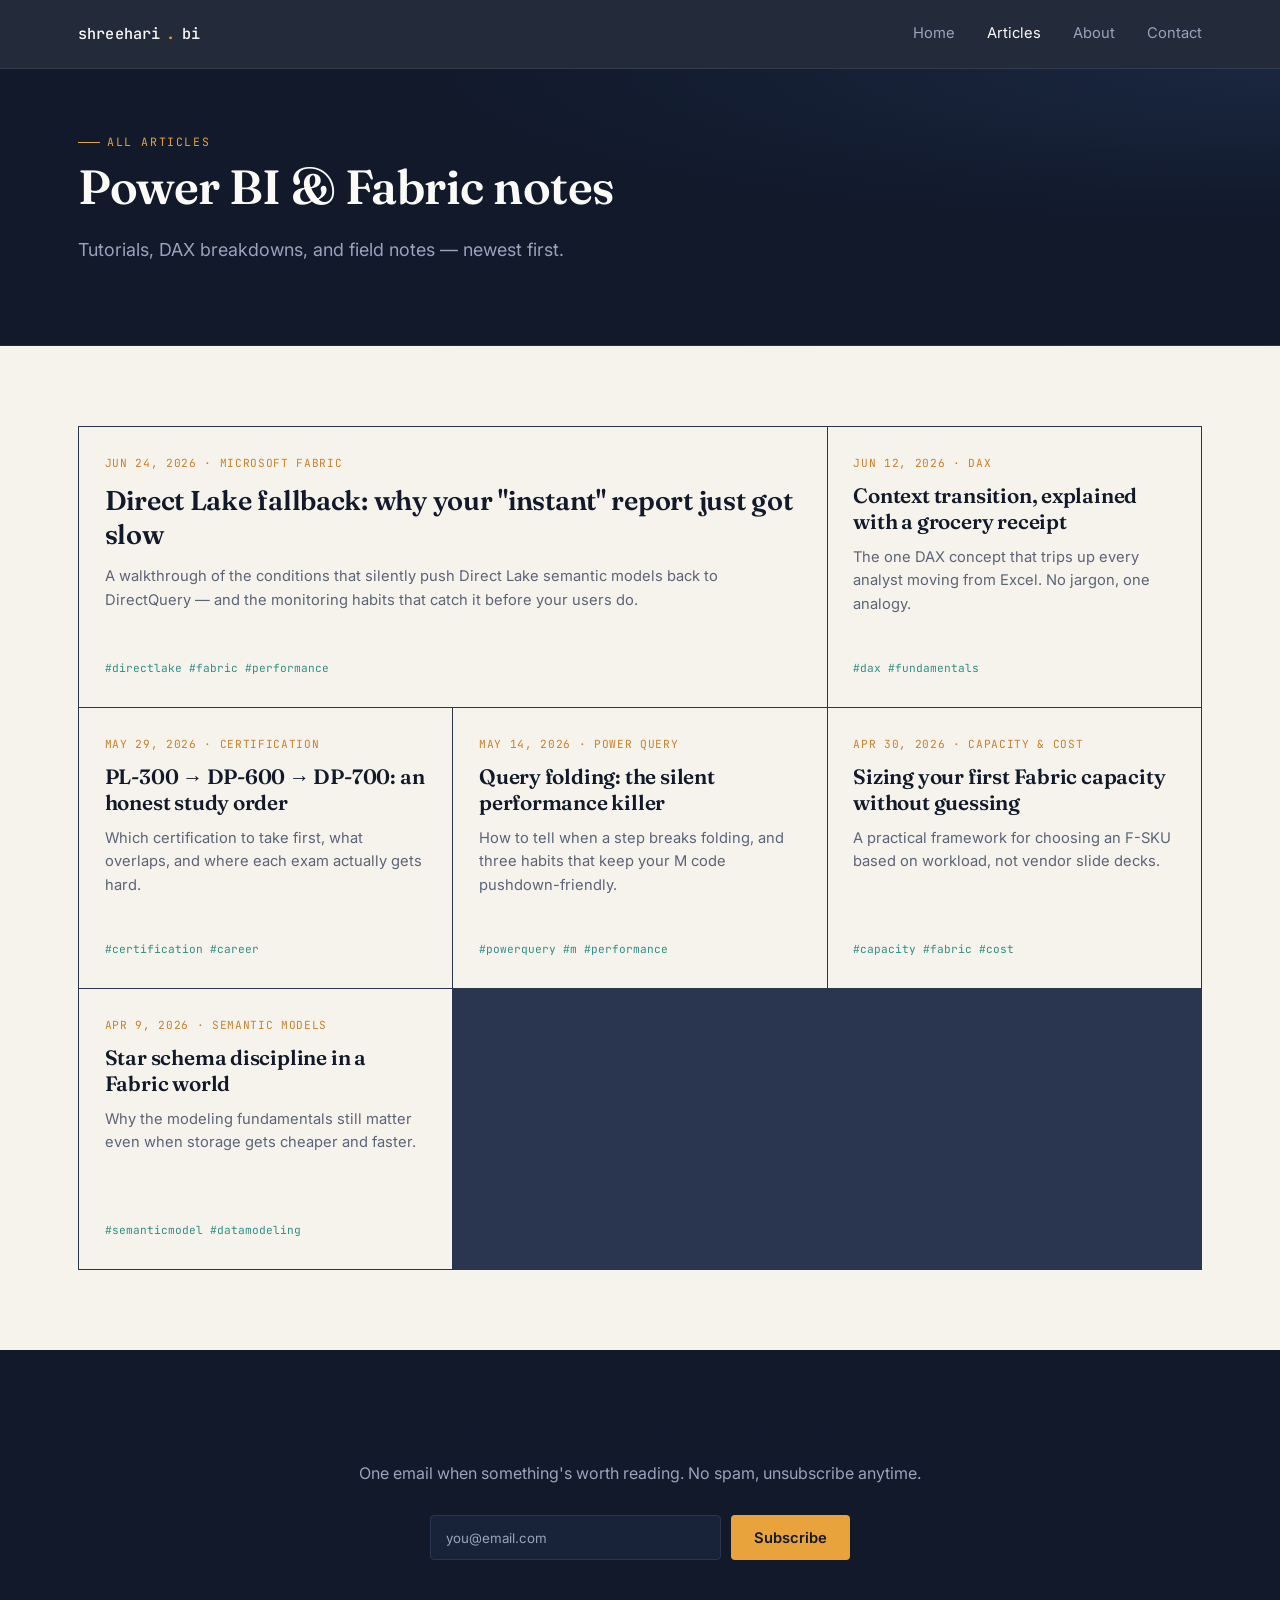
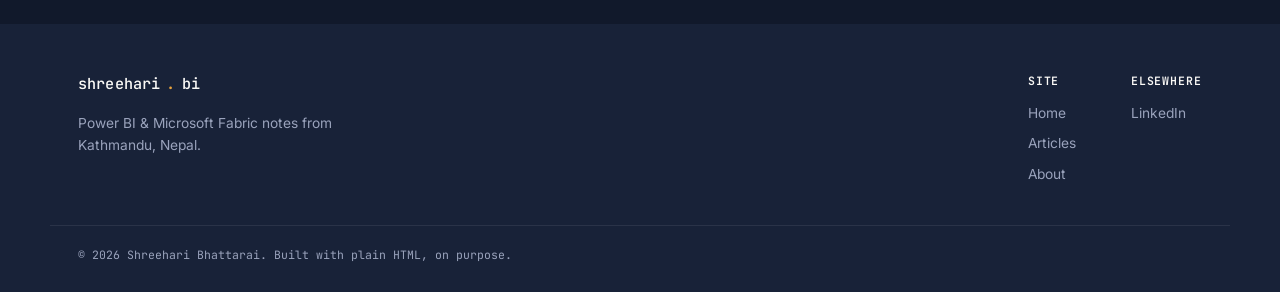
<file: blog.html>
<!DOCTYPE html>
<html lang="en">
<head>
<meta charset="UTF-8">
<meta name="viewport" content="width=device-width, initial-scale=1.0">
<title>Articles — Power BI & Microsoft Fabric Notes | Shreehari Bhattarai</title>
<meta name="description" content="All articles on Power BI, Microsoft Fabric, DAX, Direct Lake and data analytics certification by Shreehari Bhattarai.">
<link rel="canonical" href="https://www.shreeharibhattarai.com.np/blog.html">
<link href="https://fonts.googleapis.com/css2?family=Fraunces:opsz,wght@9..144,500;9..144,600;9..144,700&family=Inter:wght@400;500;600;700&family=JetBrains+Mono:wght@400;500;600&display=swap" rel="stylesheet">
<link rel="stylesheet" href="css/styles.css">
</head>
<body>

<header class="site-header">
  <div class="container">
    <a href="index.html" class="logo">shreehari<span>.</span>bi</a>
    <button class="nav-toggle" aria-label="Toggle menu" aria-expanded="false">&#9776;</button>
    <nav class="nav">
      <a href="index.html">Home</a>
      <a href="blog.html" class="active">Articles</a>
      <a href="about.html">About</a>
      <a href="about.html#contact">Contact</a>
    </nav>
  </div>
</header>

<section class="hero on-dark" style="padding:64px 0 48px;">
  <div class="container" style="display:block;">
    <p class="eyebrow">All articles</p>
    <h1 style="font-size:clamp(2rem,4vw,3rem);">Power BI &amp; Fabric notes</h1>
    <p class="lede">Tutorials, DAX breakdowns, and field notes — newest first.</p>
  </div>
</section>

<section>
  <div class="container">
    <div class="post-grid">
      <a href="blog/direct-lake-fallback-guide.html" class="post-card featured">
        <div class="p-date">Jun 24, 2026 · Microsoft Fabric</div>
        <h3>Direct Lake fallback: why your "instant" report just got slow</h3>
        <p class="p-excerpt">A walkthrough of the conditions that silently push Direct Lake semantic models back to DirectQuery — and the monitoring habits that catch it before your users do.</p>
        <span class="p-tag">#directlake #fabric #performance</span>
      </a>
      <a href="blog/dax-context-transition.html" class="post-card">
        <div class="p-date">Jun 12, 2026 · DAX</div>
        <h3>Context transition, explained with a grocery receipt</h3>
        <p class="p-excerpt">The one DAX concept that trips up every analyst moving from Excel. No jargon, one analogy.</p>
        <span class="p-tag">#dax #fundamentals</span>
      </a>
      <a href="blog/pl300-dp600-study-path.html" class="post-card">
        <div class="p-date">May 29, 2026 · Certification</div>
        <h3>PL-300 → DP-600 → DP-700: an honest study order</h3>
        <p class="p-excerpt">Which certification to take first, what overlaps, and where each exam actually gets hard.</p>
        <span class="p-tag">#certification #career</span>
      </a>
      <a href="blog/power-query-folding.html" class="post-card">
        <div class="p-date">May 14, 2026 · Power Query</div>
        <h3>Query folding: the silent performance killer</h3>
        <p class="p-excerpt">How to tell when a step breaks folding, and three habits that keep your M code pushdown-friendly.</p>
        <span class="p-tag">#powerquery #m #performance</span>
      </a>
      <a href="blog/capacity-sizing-fabric.html" class="post-card">
        <div class="p-date">Apr 30, 2026 · Capacity &amp; Cost</div>
        <h3>Sizing your first Fabric capacity without guessing</h3>
        <p class="p-excerpt">A practical framework for choosing an F-SKU based on workload, not vendor slide decks.</p>
        <span class="p-tag">#capacity #fabric #cost</span>
      </a>
      <a href="blog/semantic-model-design.html" class="post-card">
        <div class="p-date">Apr 9, 2026 · Semantic Models</div>
        <h3>Star schema discipline in a Fabric world</h3>
        <p class="p-excerpt">Why the modeling fundamentals still matter even when storage gets cheaper and faster.</p>
        <span class="p-tag">#semanticmodel #datamodeling</span>
      </a>
    </div>
  </div>
</section>

<section class="cta-band">
  <div class="container">
    <h2>Get new articles by email</h2>
    <p>One email when something's worth reading. No spam, unsubscribe anytime.</p>
    <form class="subscribe-form">
      <input type="email" required placeholder="you@email.com" aria-label="Email address">
      <button type="submit" class="btn btn-primary">Subscribe</button>
    </form>
  </div>
</section>

<footer>
  <div class="container">
    <div>
      <a href="index.html" class="logo" style="margin-bottom:1em;display:inline-flex;">shreehari<span>.</span>bi</a>
      <p style="max-width:32ch;">Power BI &amp; Microsoft Fabric notes from Kathmandu, Nepal.</p>
    </div>
    <div class="footer-cols">
      <div class="footer-col">
        <h4>Site</h4>
        <ul>
          <li><a href="index.html">Home</a></li>
          <li><a href="blog.html">Articles</a></li>
          <li><a href="about.html">About</a></li>
        </ul>
      </div>
      <div class="footer-col">
        <h4>Elsewhere</h4>
        <ul>
          <li><a href="https://www.linkedin.com/in/shreehari-bhattarai-55b09698/" rel="noopener" target="_blank">LinkedIn</a></li>
        </ul>
      </div>
    </div>
  </div>
  <div class="container footer-bottom">&copy; 2026 Shreehari Bhattarai. Built with plain HTML, on purpose.</div>
</footer>

<script src="js/main.js"></script>
</body>
</html>
</file>
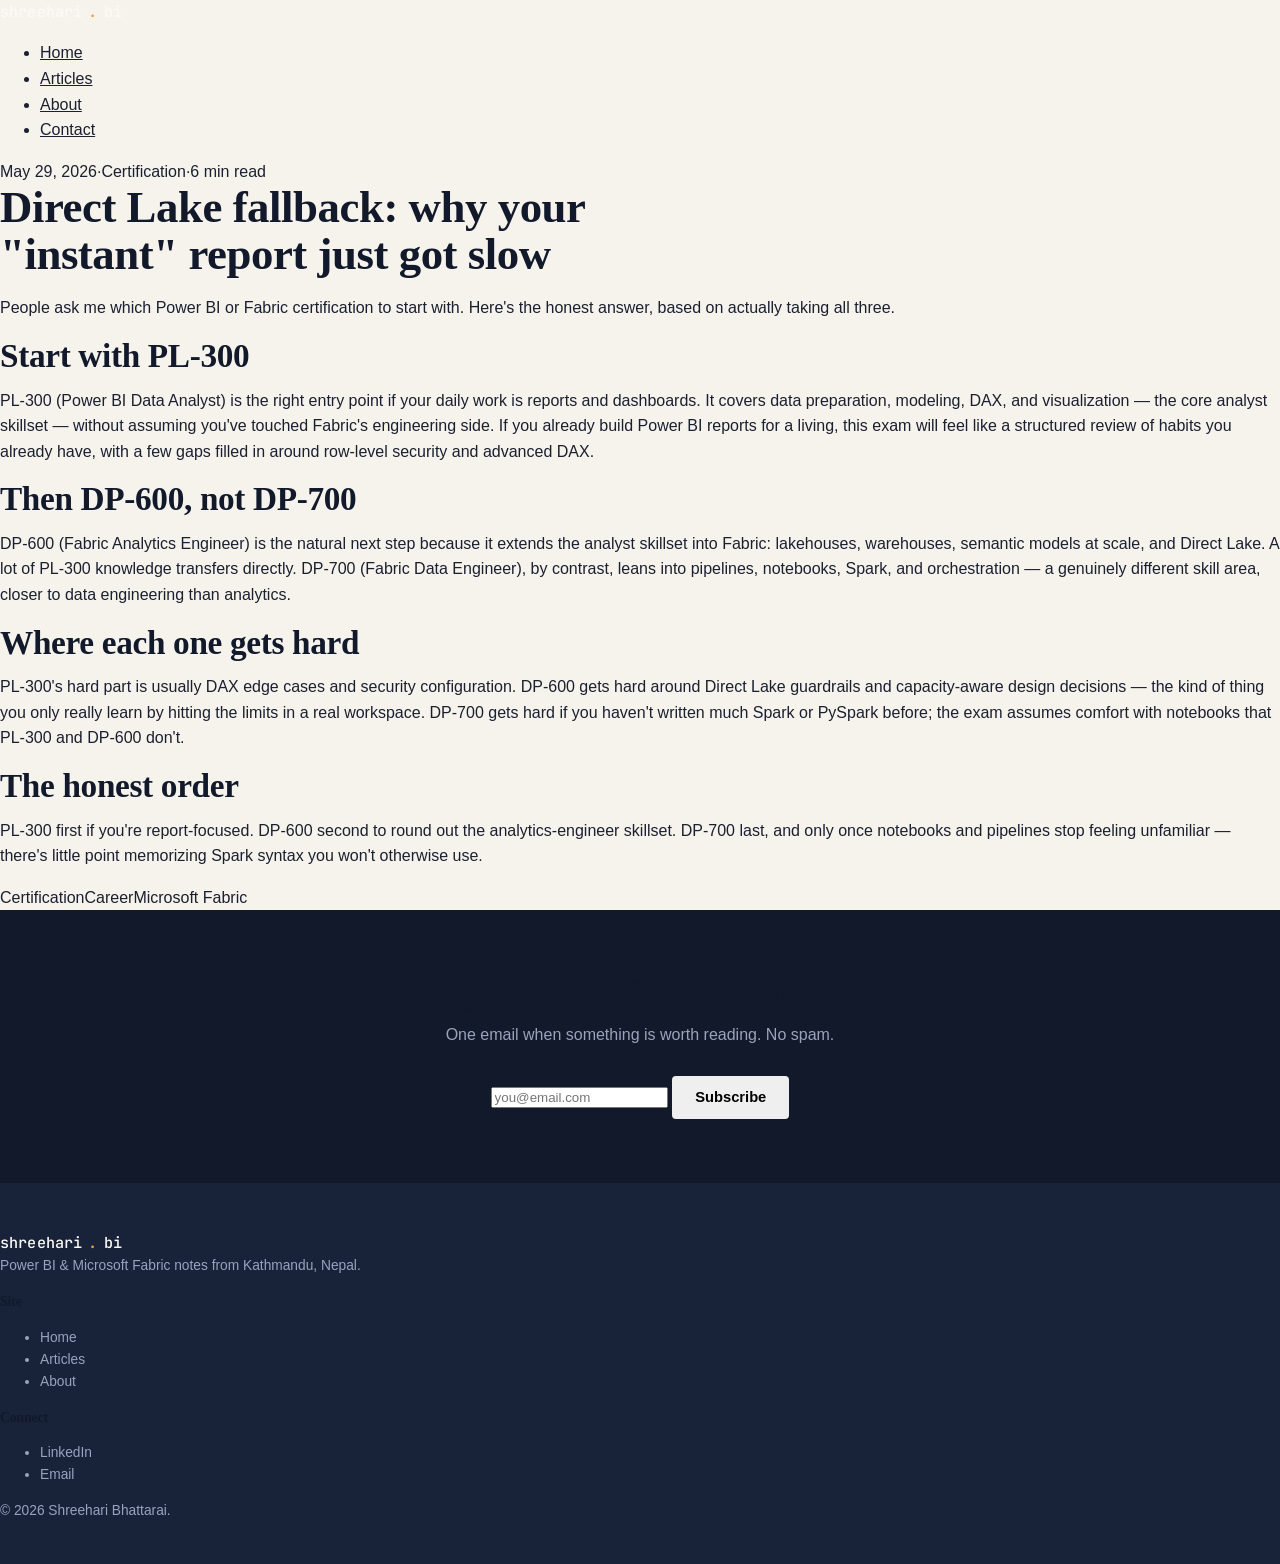
<file: capacity-sizing-fabric.html>
<!DOCTYPE html>
<html lang="en">
<head>
<meta charset="UTF-8"><meta name="viewport" content="width=device-width, initial-scale=1.0">
<title>PL-300, DP-600, DP-700: An Honest Study Order | Shreehari Bhattarai</title>
<meta name="description" content="Which Microsoft Power BI and Fabric certification to study first, how the exams overlap, and where each one actually gets hard.">
<link rel="canonical" href="https://www.shreeharibhattarai.com.np/blog/pl300-dp600-study-path.html">
<meta property="og:type" content="article">
<meta property="og:title" content="PL-300 → DP-600 → DP-700: an honest study order">
<meta property="og:url" content="https://www.shreeharibhattarai.com.np/blog/pl300-dp600-study-path.html">
<link rel="preconnect" href="https://fonts.googleapis.com"><link rel="preconnect" href="https://fonts.gstatic.com" crossorigin>
<link href="https://fonts.googleapis.com/css2?family=Syne:wght@700;800&family=DM+Sans:opsz,wght@9..40,400;9..40,500;9..40,600&family=JetBrains+Mono:wght@400;500&display=swap" rel="stylesheet">
<link rel="stylesheet" href="../../css/styles.css">
<script type="application/ld+json">{"@context":"https://schema.org","@type":"BlogPosting","headline":"Direct Lake fallback: why your 'instant' report just got slow","datePublished":"2026-05-29","author":{"@type":"Person","name":"Shreehari Bhattarai"},"mainEntityOfPage":"https://www.shreeharibhattarai.com.np/blog/pl300-dp600-study-path.html"}</script>
</head>
<body>
<header class="hdr"><div class="wrap hdr-inner">
  <a href="../index.html" class="logo">shreehari<span class="dot">.</span>bi</a>
  <button class="nav-toggle" aria-label="Toggle menu" aria-expanded="false">&#9776;</button>
  <nav><ul class="nav-list">
    <li><a href="../index.html">Home</a></li><li><a href="../blog.html" class="on">Articles</a></li>
    <li><a href="../about.html">About</a></li><li><a href="../about.html#contact">Contact</a></li>
  </ul></nav>
</div></header>

<div class="post-hdr-sec"><div class="wrap" style="max-width:72ch;">
  <div class="pmeta"><span>May 29, 2026</span><span>·</span><span>Certification</span><span>·</span><span>6 min read</span></div>
  <h1 style="font-size:clamp(1.9rem,4vw,2.8rem);">Direct Lake fallback: why your "instant" report just got slow</h1>
</div></div>

<article class="pbody">
  <p>People ask me which Power BI or Fabric certification to start with. Here's the honest answer, based on actually taking all three.</p>
  <h2>Start with PL-300</h2>
  <p>PL-300 (Power BI Data Analyst) is the right entry point if your daily work is reports and dashboards. It covers data preparation, modeling, DAX, and visualization — the core analyst skillset — without assuming you've touched Fabric's engineering side. If you already build Power BI reports for a living, this exam will feel like a structured review of habits you already have, with a few gaps filled in around row-level security and advanced DAX.</p>
  <h2>Then DP-600, not DP-700</h2>
  <p>DP-600 (Fabric Analytics Engineer) is the natural next step because it extends the analyst skillset into Fabric: lakehouses, warehouses, semantic models at scale, and Direct Lake. A lot of PL-300 knowledge transfers directly. DP-700 (Fabric Data Engineer), by contrast, leans into pipelines, notebooks, Spark, and orchestration — a genuinely different skill area, closer to data engineering than analytics.</p>
  <h2>Where each one gets hard</h2>
  <p>PL-300's hard part is usually DAX edge cases and security configuration. DP-600 gets hard around Direct Lake guardrails and capacity-aware design decisions — the kind of thing you only really learn by hitting the limits in a real workspace. DP-700 gets hard if you haven't written much Spark or PySpark before; the exam assumes comfort with notebooks that PL-300 and DP-600 don't.</p>
  <h2>The honest order</h2>
  <p>PL-300 first if you're report-focused. DP-600 second to round out the analytics-engineer skillset. DP-700 last, and only once notebooks and pipelines stop feeling unfamiliar — there's little point memorizing Spark syntax you won't otherwise use.</p>

  <div class="pt-row">
    <span class="pt">Certification</span><span class="pt">Career</span><span class="pt">Microsoft Fabric</span>
  </div>
</article>

<div class="cta-band"><div class="wrap">
  <h2>Enjoyed this? <span class="grad-text">Get the next one.</span></h2>
  <p class="sub">One email when something is worth reading. No spam.</p>
  <form class="sf" onsubmit="handleSub(event)">
    <input type="email" required placeholder="you@email.com" aria-label="Email address">
    <button type="submit" class="btn btn-v" id="sub-btn">Subscribe</button>
  </form>
</div></div>

<footer><div class="wrap">
  <div class="fi">
    <div class="fb"><a href="../index.html" class="logo">shreehari<span class="dot">.</span>bi</a><p>Power BI &amp; Microsoft Fabric notes from Kathmandu, Nepal.</p></div>
    <div class="fc-row">
      <div class="fc"><h4>Site</h4><ul><li><a href="../index.html">Home</a></li><li><a href="../blog.html">Articles</a></li><li><a href="../about.html">About</a></li></ul></div>
      <div class="fc"><h4>Connect</h4><ul><li><a href="https://www.linkedin.com/in/shreehari-bhattarai-55b09698/" target="_blank" rel="noopener">LinkedIn</a></li><li><a href="mailto:bhattaraishreehari4@gmail.com">Email</a></li></ul></div>
    </div>
  </div>
  <div class="wrap fb-row" style="padding:0;"><p>&copy; 2026 Shreehari Bhattarai.</p></div>
</div></footer>
<script>(function(){var tog=document.querySelector('.nav-toggle'),nl=document.querySelector('.nav-list');if(tog&&nl){tog.addEventListener('click',function(){nl.classList.toggle('open');tog.setAttribute('aria-expanded',nl.classList.contains('open'));});}})();
function handleSub(e){e.preventDefault();var b=document.getElementById('sub-btn');b.textContent='Subscribed ✓';b.disabled=true;setTimeout(function(){b.textContent='Subscribe';b.disabled=false;e.target.reset();},3000);}</script>
</body></html>
</file>
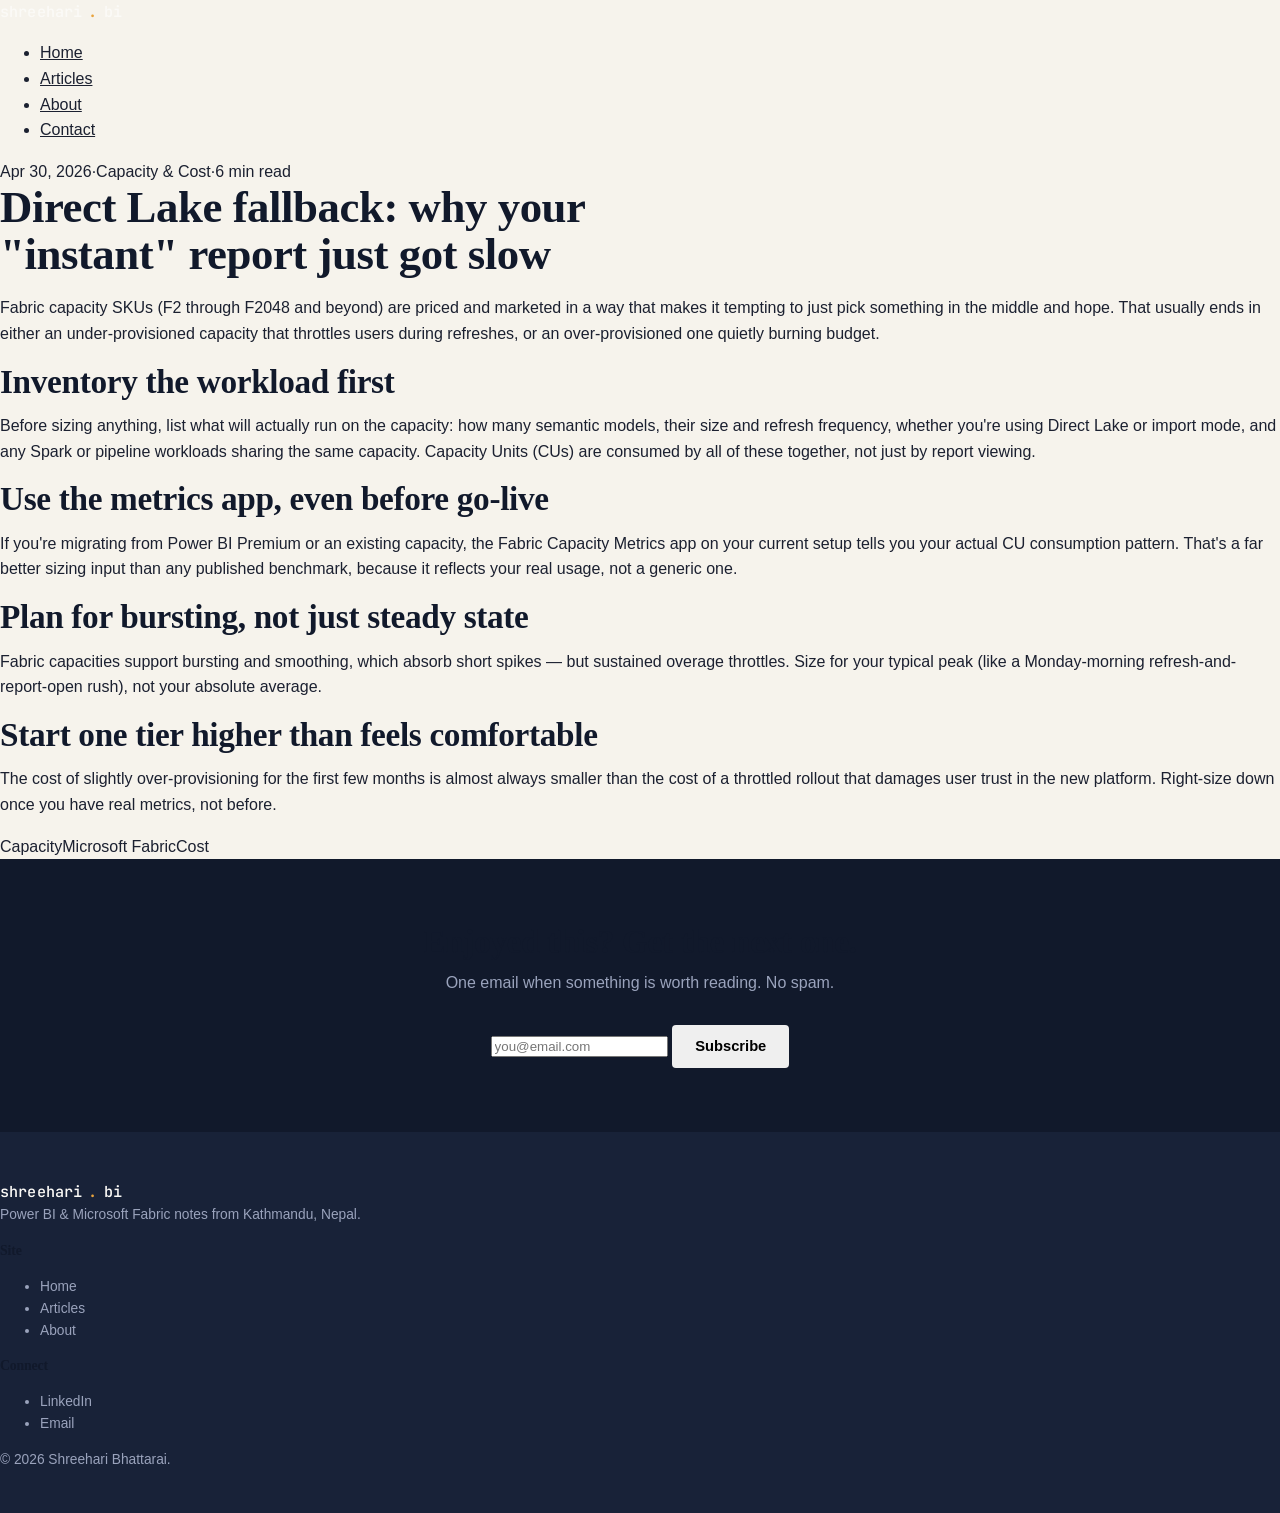
<file: dax-context-transition.html>
<!DOCTYPE html>
<html lang="en">
<head>
<meta charset="UTF-8"><meta name="viewport" content="width=device-width, initial-scale=1.0">
<title>Sizing Your First Fabric Capacity Without Guessing | Shreehari Bhattarai</title>
<meta name="description" content="A practical framework for choosing a Microsoft Fabric F-SKU capacity based on workload rather than marketing material.">
<link rel="canonical" href="https://www.shreeharibhattarai.com.np/blog/capacity-sizing-fabric.html">
<meta property="og:type" content="article">
<meta property="og:title" content="Sizing your first Fabric capacity without guessing">
<meta property="og:url" content="https://www.shreeharibhattarai.com.np/blog/capacity-sizing-fabric.html">
<link rel="preconnect" href="https://fonts.googleapis.com"><link rel="preconnect" href="https://fonts.gstatic.com" crossorigin>
<link href="https://fonts.googleapis.com/css2?family=Syne:wght@700;800&family=DM+Sans:opsz,wght@9..40,400;9..40,500;9..40,600&family=JetBrains+Mono:wght@400;500&display=swap" rel="stylesheet">
<link rel="stylesheet" href="../../css/styles.css">
<script type="application/ld+json">{"@context":"https://schema.org","@type":"BlogPosting","headline":"Direct Lake fallback: why your 'instant' report just got slow","datePublished":"2026-04-30","author":{"@type":"Person","name":"Shreehari Bhattarai"},"mainEntityOfPage":"https://www.shreeharibhattarai.com.np/blog/capacity-sizing-fabric.html"}</script>
</head>
<body>
<header class="hdr"><div class="wrap hdr-inner">
  <a href="../index.html" class="logo">shreehari<span class="dot">.</span>bi</a>
  <button class="nav-toggle" aria-label="Toggle menu" aria-expanded="false">&#9776;</button>
  <nav><ul class="nav-list">
    <li><a href="../index.html">Home</a></li><li><a href="../blog.html" class="on">Articles</a></li>
    <li><a href="../about.html">About</a></li><li><a href="../about.html#contact">Contact</a></li>
  </ul></nav>
</div></header>

<div class="post-hdr-sec"><div class="wrap" style="max-width:72ch;">
  <div class="pmeta"><span>Apr 30, 2026</span><span>·</span><span>Capacity & Cost</span><span>·</span><span>6 min read</span></div>
  <h1 style="font-size:clamp(1.9rem,4vw,2.8rem);">Direct Lake fallback: why your "instant" report just got slow</h1>
</div></div>

<article class="pbody">
  <p>Fabric capacity SKUs (F2 through F2048 and beyond) are priced and marketed in a way that makes it tempting to just pick something in the middle and hope. That usually ends in either an under-provisioned capacity that throttles users during refreshes, or an over-provisioned one quietly burning budget.</p>
  <h2>Inventory the workload first</h2>
  <p>Before sizing anything, list what will actually run on the capacity: how many semantic models, their size and refresh frequency, whether you're using Direct Lake or import mode, and any Spark or pipeline workloads sharing the same capacity. Capacity Units (CUs) are consumed by all of these together, not just by report viewing.</p>
  <h2>Use the metrics app, even before go-live</h2>
  <p>If you're migrating from Power BI Premium or an existing capacity, the Fabric Capacity Metrics app on your current setup tells you your actual CU consumption pattern. That's a far better sizing input than any published benchmark, because it reflects your real usage, not a generic one.</p>
  <h2>Plan for bursting, not just steady state</h2>
  <p>Fabric capacities support bursting and smoothing, which absorb short spikes — but sustained overage throttles. Size for your typical peak (like a Monday-morning refresh-and-report-open rush), not your absolute average.</p>
  <h2>Start one tier higher than feels comfortable</h2>
  <p>The cost of slightly over-provisioning for the first few months is almost always smaller than the cost of a throttled rollout that damages user trust in the new platform. Right-size down once you have real metrics, not before.</p>

  <div class="pt-row">
    <span class="pt">Capacity</span><span class="pt">Microsoft Fabric</span><span class="pt">Cost</span>
  </div>
</article>

<div class="cta-band"><div class="wrap">
  <h2>Enjoyed this? <span class="grad-text">Get the next one.</span></h2>
  <p class="sub">One email when something is worth reading. No spam.</p>
  <form class="sf" onsubmit="handleSub(event)">
    <input type="email" required placeholder="you@email.com" aria-label="Email address">
    <button type="submit" class="btn btn-v" id="sub-btn">Subscribe</button>
  </form>
</div></div>

<footer><div class="wrap">
  <div class="fi">
    <div class="fb"><a href="../index.html" class="logo">shreehari<span class="dot">.</span>bi</a><p>Power BI &amp; Microsoft Fabric notes from Kathmandu, Nepal.</p></div>
    <div class="fc-row">
      <div class="fc"><h4>Site</h4><ul><li><a href="../index.html">Home</a></li><li><a href="../blog.html">Articles</a></li><li><a href="../about.html">About</a></li></ul></div>
      <div class="fc"><h4>Connect</h4><ul><li><a href="https://www.linkedin.com/in/shreehari-bhattarai-55b09698/" target="_blank" rel="noopener">LinkedIn</a></li><li><a href="mailto:bhattaraishreehari4@gmail.com">Email</a></li></ul></div>
    </div>
  </div>
  <div class="wrap fb-row" style="padding:0;"><p>&copy; 2026 Shreehari Bhattarai.</p></div>
</div></footer>
<script>(function(){var tog=document.querySelector('.nav-toggle'),nl=document.querySelector('.nav-list');if(tog&&nl){tog.addEventListener('click',function(){nl.classList.toggle('open');tog.setAttribute('aria-expanded',nl.classList.contains('open'));});}})();
function handleSub(e){e.preventDefault();var b=document.getElementById('sub-btn');b.textContent='Subscribed ✓';b.disabled=true;setTimeout(function(){b.textContent='Subscribe';b.disabled=false;e.target.reset();},3000);}</script>
</body></html>
</file>
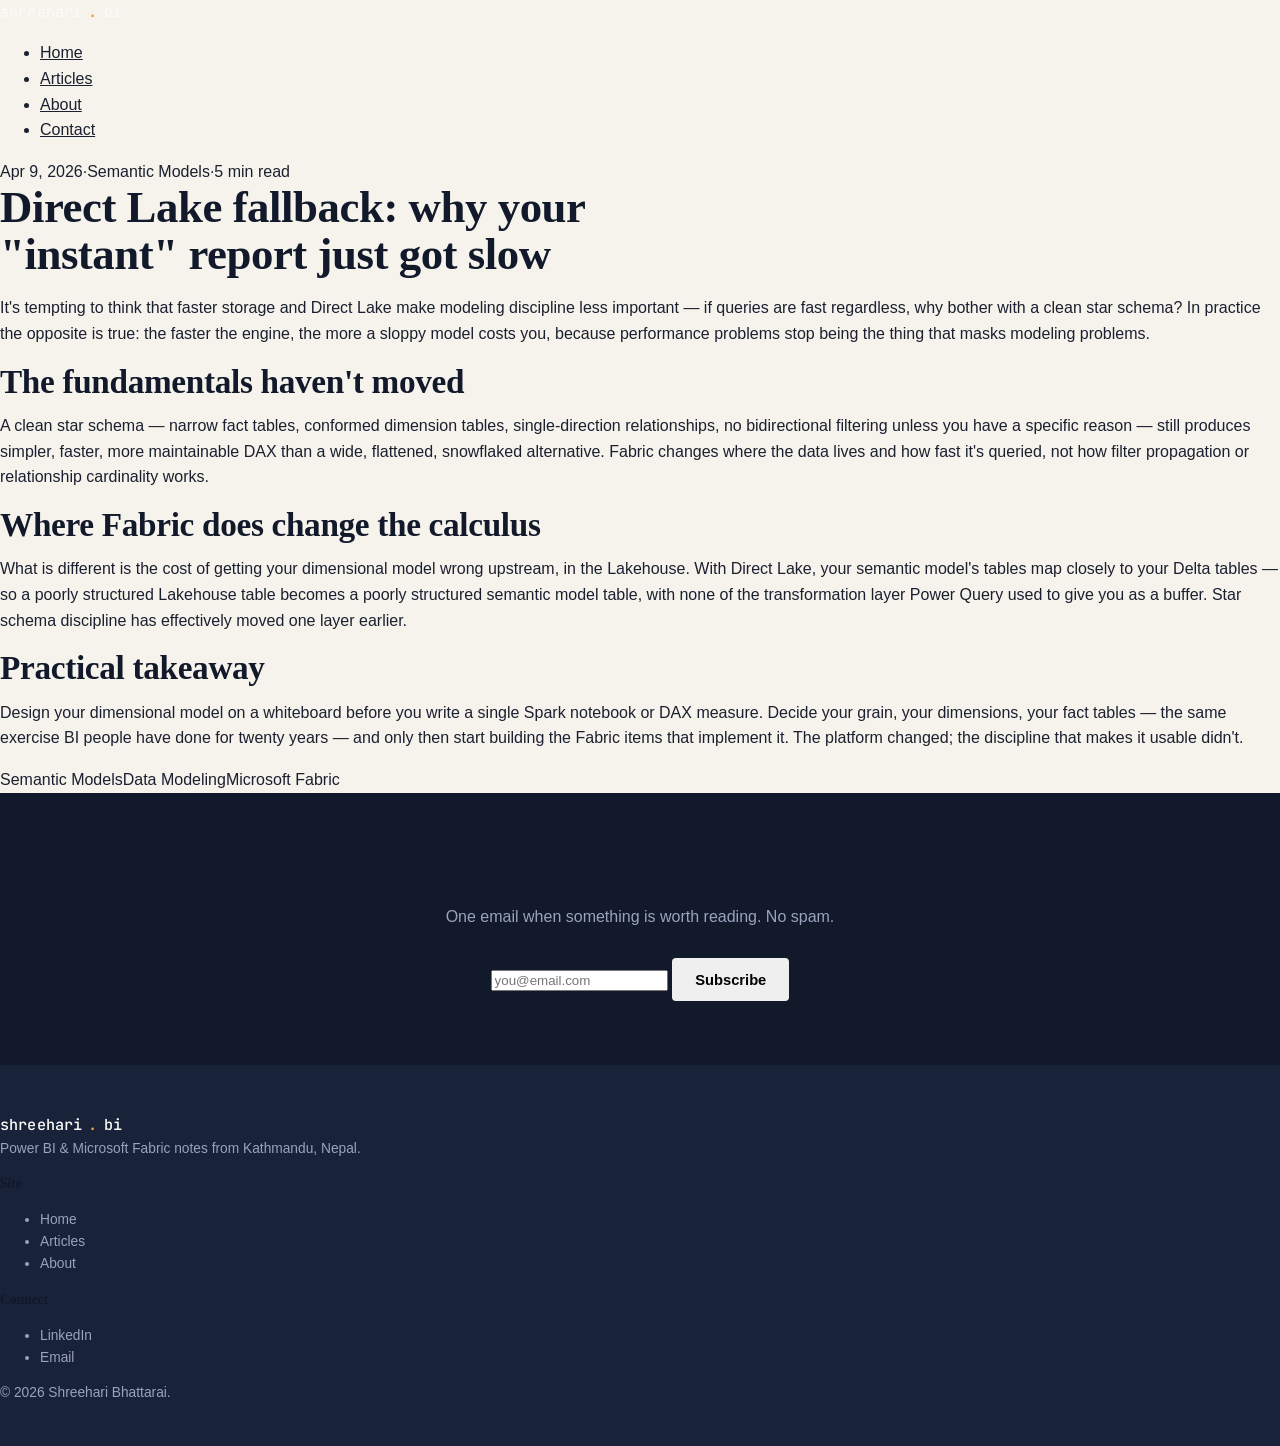
<file: pl300-dp600-study-path.html>
<!DOCTYPE html>
<html lang="en">
<head>
<meta charset="UTF-8"><meta name="viewport" content="width=device-width, initial-scale=1.0">
<title>Star Schema Discipline in a Fabric World | Shreehari Bhattarai</title>
<meta name="description" content="Why star schema modeling fundamentals still matter for Power BI and Microsoft Fabric semantic models, even as storage gets cheaper and faster.">
<link rel="canonical" href="https://www.shreeharibhattarai.com.np/blog/semantic-model-design.html">
<meta property="og:type" content="article">
<meta property="og:title" content="Star schema discipline in a Fabric world">
<meta property="og:url" content="https://www.shreeharibhattarai.com.np/blog/semantic-model-design.html">
<link rel="preconnect" href="https://fonts.googleapis.com"><link rel="preconnect" href="https://fonts.gstatic.com" crossorigin>
<link href="https://fonts.googleapis.com/css2?family=Syne:wght@700;800&family=DM+Sans:opsz,wght@9..40,400;9..40,500;9..40,600&family=JetBrains+Mono:wght@400;500&display=swap" rel="stylesheet">
<link rel="stylesheet" href="../../css/styles.css">
<script type="application/ld+json">{"@context":"https://schema.org","@type":"BlogPosting","headline":"Direct Lake fallback: why your 'instant' report just got slow","datePublished":"2026-04-09","author":{"@type":"Person","name":"Shreehari Bhattarai"},"mainEntityOfPage":"https://www.shreeharibhattarai.com.np/blog/semantic-model-design.html"}</script>
</head>
<body>
<header class="hdr"><div class="wrap hdr-inner">
  <a href="../index.html" class="logo">shreehari<span class="dot">.</span>bi</a>
  <button class="nav-toggle" aria-label="Toggle menu" aria-expanded="false">&#9776;</button>
  <nav><ul class="nav-list">
    <li><a href="../index.html">Home</a></li><li><a href="../blog.html" class="on">Articles</a></li>
    <li><a href="../about.html">About</a></li><li><a href="../about.html#contact">Contact</a></li>
  </ul></nav>
</div></header>

<div class="post-hdr-sec"><div class="wrap" style="max-width:72ch;">
  <div class="pmeta"><span>Apr 9, 2026</span><span>·</span><span>Semantic Models</span><span>·</span><span>5 min read</span></div>
  <h1 style="font-size:clamp(1.9rem,4vw,2.8rem);">Direct Lake fallback: why your "instant" report just got slow</h1>
</div></div>

<article class="pbody">
  <p>It's tempting to think that faster storage and Direct Lake make modeling discipline less important — if queries are fast regardless, why bother with a clean star schema? In practice the opposite is true: the faster the engine, the more a sloppy model costs you, because performance problems stop being the thing that masks modeling problems.</p>
  <h2>The fundamentals haven't moved</h2>
  <p>A clean star schema — narrow fact tables, conformed dimension tables, single-direction relationships, no bidirectional filtering unless you have a specific reason — still produces simpler, faster, more maintainable DAX than a wide, flattened, snowflaked alternative. Fabric changes where the data lives and how fast it's queried, not how filter propagation or relationship cardinality works.</p>
  <h2>Where Fabric does change the calculus</h2>
  <p>What is different is the cost of getting your dimensional model wrong upstream, in the Lakehouse. With Direct Lake, your semantic model's tables map closely to your Delta tables — so a poorly structured Lakehouse table becomes a poorly structured semantic model table, with none of the transformation layer Power Query used to give you as a buffer. Star schema discipline has effectively moved one layer earlier.</p>
  <h2>Practical takeaway</h2>
  <p>Design your dimensional model on a whiteboard before you write a single Spark notebook or DAX measure. Decide your grain, your dimensions, your fact tables — the same exercise BI people have done for twenty years — and only then start building the Fabric items that implement it. The platform changed; the discipline that makes it usable didn't.</p>

  <div class="pt-row">
    <span class="pt">Semantic Models</span><span class="pt">Data Modeling</span><span class="pt">Microsoft Fabric</span>
  </div>
</article>

<div class="cta-band"><div class="wrap">
  <h2>Enjoyed this? <span class="grad-text">Get the next one.</span></h2>
  <p class="sub">One email when something is worth reading. No spam.</p>
  <form class="sf" onsubmit="handleSub(event)">
    <input type="email" required placeholder="you@email.com" aria-label="Email address">
    <button type="submit" class="btn btn-v" id="sub-btn">Subscribe</button>
  </form>
</div></div>

<footer><div class="wrap">
  <div class="fi">
    <div class="fb"><a href="../index.html" class="logo">shreehari<span class="dot">.</span>bi</a><p>Power BI &amp; Microsoft Fabric notes from Kathmandu, Nepal.</p></div>
    <div class="fc-row">
      <div class="fc"><h4>Site</h4><ul><li><a href="../index.html">Home</a></li><li><a href="../blog.html">Articles</a></li><li><a href="../about.html">About</a></li></ul></div>
      <div class="fc"><h4>Connect</h4><ul><li><a href="https://www.linkedin.com/in/shreehari-bhattarai-55b09698/" target="_blank" rel="noopener">LinkedIn</a></li><li><a href="mailto:bhattaraishreehari4@gmail.com">Email</a></li></ul></div>
    </div>
  </div>
  <div class="wrap fb-row" style="padding:0;"><p>&copy; 2026 Shreehari Bhattarai.</p></div>
</div></footer>
<script>(function(){var tog=document.querySelector('.nav-toggle'),nl=document.querySelector('.nav-list');if(tog&&nl){tog.addEventListener('click',function(){nl.classList.toggle('open');tog.setAttribute('aria-expanded',nl.classList.contains('open'));});}})();
function handleSub(e){e.preventDefault();var b=document.getElementById('sub-btn');b.textContent='Subscribed ✓';b.disabled=true;setTimeout(function(){b.textContent='Subscribe';b.disabled=false;e.target.reset();},3000);}</script>
</body></html>
</file>
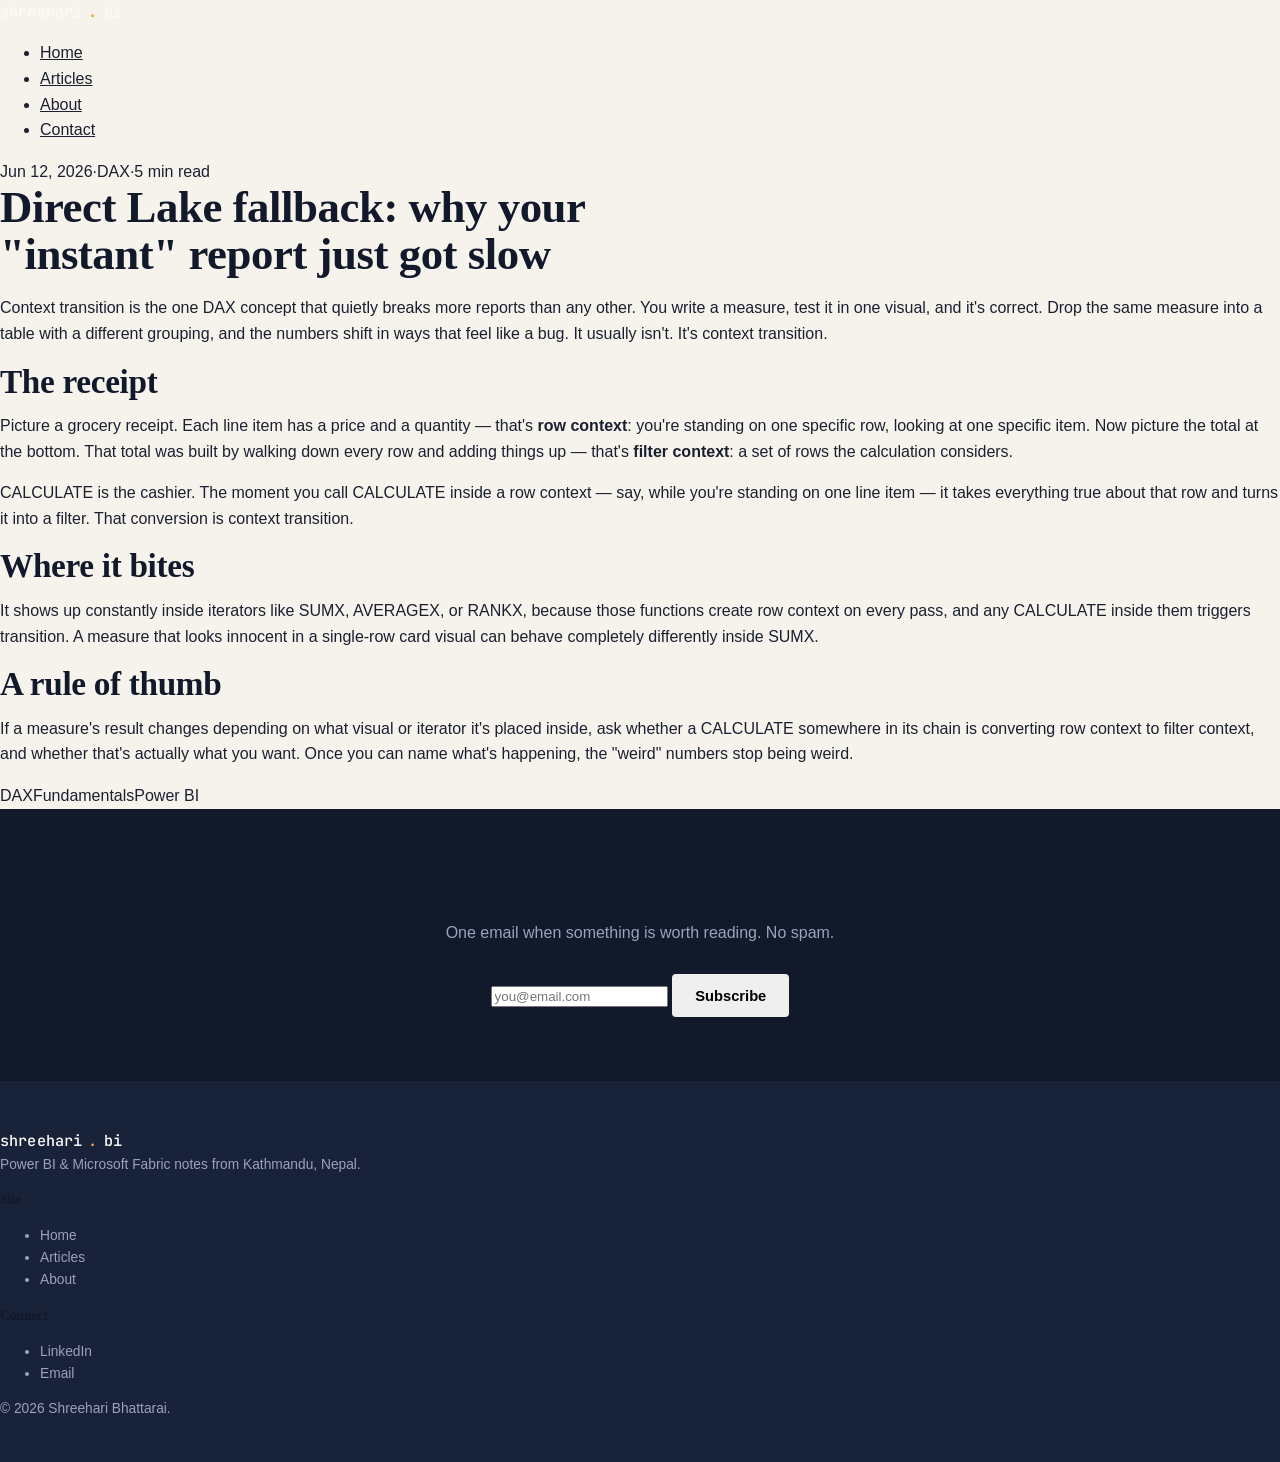
<file: power-query-folding.html>
<!DOCTYPE html>
<html lang="en">
<head>
<meta charset="UTF-8"><meta name="viewport" content="width=device-width, initial-scale=1.0">
<title>Context Transition in DAX, Explained With a Grocery Receipt | Shreehari Bhattarai</title>
<meta name="description" content="A plain-language explanation of DAX context transition using a grocery receipt analogy.">
<link rel="canonical" href="https://www.shreeharibhattarai.com.np/blog/dax-context-transition.html">
<meta property="og:type" content="article">
<meta property="og:title" content="Context transition, explained with a grocery receipt">
<meta property="og:url" content="https://www.shreeharibhattarai.com.np/blog/dax-context-transition.html">
<link rel="preconnect" href="https://fonts.googleapis.com"><link rel="preconnect" href="https://fonts.gstatic.com" crossorigin>
<link href="https://fonts.googleapis.com/css2?family=Syne:wght@700;800&family=DM+Sans:opsz,wght@9..40,400;9..40,500;9..40,600&family=JetBrains+Mono:wght@400;500&display=swap" rel="stylesheet">
<link rel="stylesheet" href="../../css/styles.css">
<script type="application/ld+json">{"@context":"https://schema.org","@type":"BlogPosting","headline":"Direct Lake fallback: why your 'instant' report just got slow","datePublished":"2026-06-12","author":{"@type":"Person","name":"Shreehari Bhattarai"},"mainEntityOfPage":"https://www.shreeharibhattarai.com.np/blog/dax-context-transition.html"}</script>
</head>
<body>
<header class="hdr"><div class="wrap hdr-inner">
  <a href="../index.html" class="logo">shreehari<span class="dot">.</span>bi</a>
  <button class="nav-toggle" aria-label="Toggle menu" aria-expanded="false">&#9776;</button>
  <nav><ul class="nav-list">
    <li><a href="../index.html">Home</a></li><li><a href="../blog.html" class="on">Articles</a></li>
    <li><a href="../about.html">About</a></li><li><a href="../about.html#contact">Contact</a></li>
  </ul></nav>
</div></header>

<div class="post-hdr-sec"><div class="wrap" style="max-width:72ch;">
  <div class="pmeta"><span>Jun 12, 2026</span><span>·</span><span>DAX</span><span>·</span><span>5 min read</span></div>
  <h1 style="font-size:clamp(1.9rem,4vw,2.8rem);">Direct Lake fallback: why your "instant" report just got slow</h1>
</div></div>

<article class="pbody">
  <p>Context transition is the one DAX concept that quietly breaks more reports than any other. You write a measure, test it in one visual, and it's correct. Drop the same measure into a table with a different grouping, and the numbers shift in ways that feel like a bug. It usually isn't. It's context transition.</p>
  <h2>The receipt</h2>
  <p>Picture a grocery receipt. Each line item has a price and a quantity — that's <strong>row context</strong>: you're standing on one specific row, looking at one specific item. Now picture the total at the bottom. That total was built by walking down every row and adding things up — that's <strong>filter context</strong>: a set of rows the calculation considers.</p>
  <p>CALCULATE is the cashier. The moment you call CALCULATE inside a row context — say, while you're standing on one line item — it takes everything true about that row and turns it into a filter. That conversion is context transition.</p>
  <h2>Where it bites</h2>
  <p>It shows up constantly inside iterators like SUMX, AVERAGEX, or RANKX, because those functions create row context on every pass, and any CALCULATE inside them triggers transition. A measure that looks innocent in a single-row card visual can behave completely differently inside SUMX.</p>
  <h2>A rule of thumb</h2>
  <p>If a measure's result changes depending on what visual or iterator it's placed inside, ask whether a CALCULATE somewhere in its chain is converting row context to filter context, and whether that's actually what you want. Once you can name what's happening, the "weird" numbers stop being weird.</p>

  <div class="pt-row">
    <span class="pt">DAX</span><span class="pt">Fundamentals</span><span class="pt">Power BI</span>
  </div>
</article>

<div class="cta-band"><div class="wrap">
  <h2>Enjoyed this? <span class="grad-text">Get the next one.</span></h2>
  <p class="sub">One email when something is worth reading. No spam.</p>
  <form class="sf" onsubmit="handleSub(event)">
    <input type="email" required placeholder="you@email.com" aria-label="Email address">
    <button type="submit" class="btn btn-v" id="sub-btn">Subscribe</button>
  </form>
</div></div>

<footer><div class="wrap">
  <div class="fi">
    <div class="fb"><a href="../index.html" class="logo">shreehari<span class="dot">.</span>bi</a><p>Power BI &amp; Microsoft Fabric notes from Kathmandu, Nepal.</p></div>
    <div class="fc-row">
      <div class="fc"><h4>Site</h4><ul><li><a href="../index.html">Home</a></li><li><a href="../blog.html">Articles</a></li><li><a href="../about.html">About</a></li></ul></div>
      <div class="fc"><h4>Connect</h4><ul><li><a href="https://www.linkedin.com/in/shreehari-bhattarai-55b09698/" target="_blank" rel="noopener">LinkedIn</a></li><li><a href="mailto:bhattaraishreehari4@gmail.com">Email</a></li></ul></div>
    </div>
  </div>
  <div class="wrap fb-row" style="padding:0;"><p>&copy; 2026 Shreehari Bhattarai.</p></div>
</div></footer>
<script>(function(){var tog=document.querySelector('.nav-toggle'),nl=document.querySelector('.nav-list');if(tog&&nl){tog.addEventListener('click',function(){nl.classList.toggle('open');tog.setAttribute('aria-expanded',nl.classList.contains('open'));});}})();
function handleSub(e){e.preventDefault();var b=document.getElementById('sub-btn');b.textContent='Subscribed ✓';b.disabled=true;setTimeout(function(){b.textContent='Subscribe';b.disabled=false;e.target.reset();},3000);}</script>
</body></html>
</file>
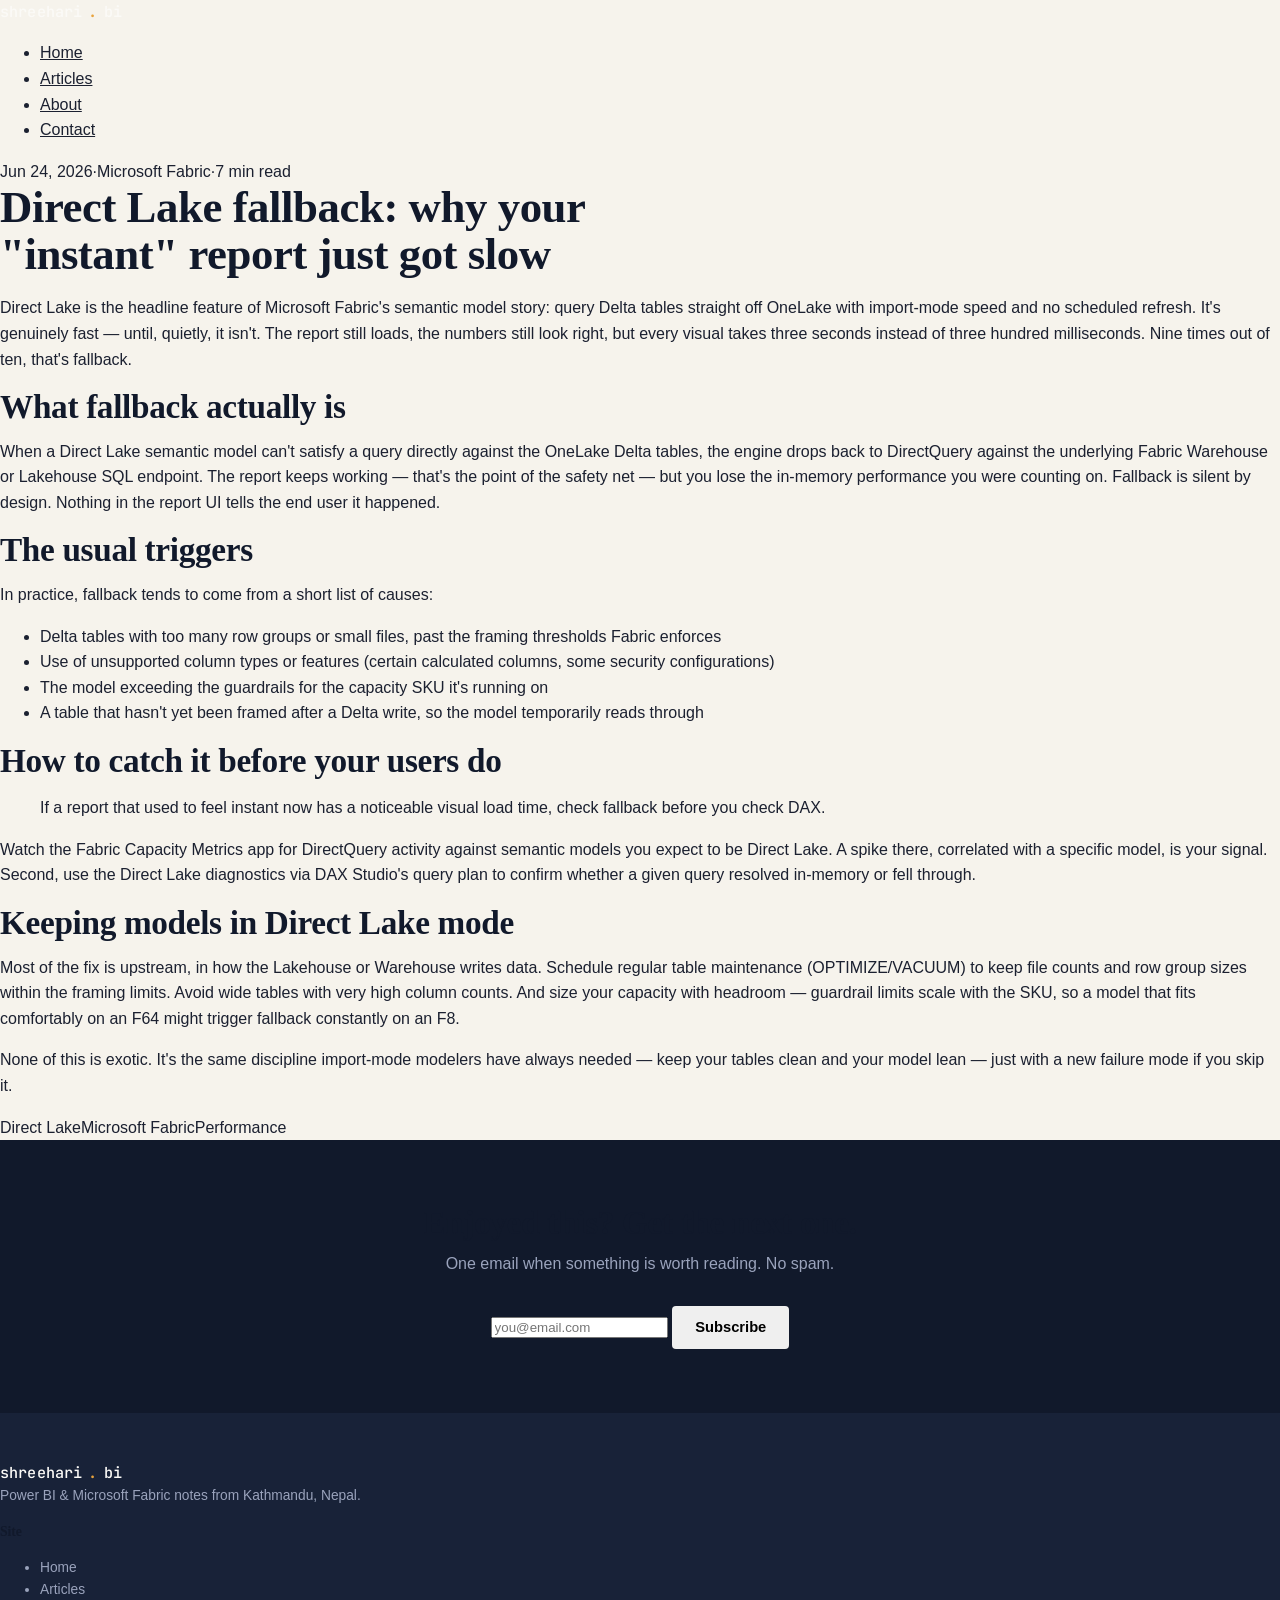
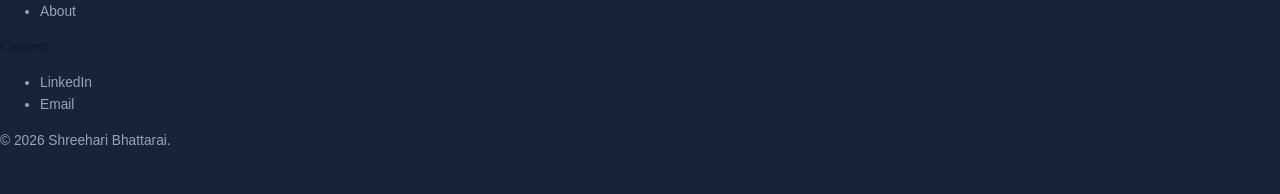
<file: semantic-model-design.html>
<!DOCTYPE html>
<html lang="en">
<head>
<meta charset="UTF-8"><meta name="viewport" content="width=device-width, initial-scale=1.0">
<title>Direct Lake Fallback: Why Your "Instant" Report Slowed Down | Shreehari Bhattarai</title>
<meta name="description" content="What triggers Direct Lake fallback to DirectQuery in Microsoft Fabric, how to detect it, and how to keep your semantic models in Direct Lake mode.">
<link rel="canonical" href="https://www.shreeharibhattarai.com.np/blog/direct-lake-fallback-guide.html">
<meta property="og:type" content="article">
<meta property="og:title" content="Direct Lake Fallback: Why Your 'Instant' Report Just Got Slow">
<meta property="og:url" content="https://www.shreeharibhattarai.com.np/blog/direct-lake-fallback-guide.html">
<link rel="preconnect" href="https://fonts.googleapis.com"><link rel="preconnect" href="https://fonts.gstatic.com" crossorigin>
<link href="https://fonts.googleapis.com/css2?family=Syne:wght@700;800&family=DM+Sans:opsz,wght@9..40,400;9..40,500;9..40,600&family=JetBrains+Mono:wght@400;500&display=swap" rel="stylesheet">
<link rel="stylesheet" href="../css/styles.css">
<script type="application/ld+json">{"@context":"https://schema.org","@type":"BlogPosting","headline":"Direct Lake fallback: why your 'instant' report just got slow","datePublished":"2026-06-24","author":{"@type":"Person","name":"Shreehari Bhattarai"},"mainEntityOfPage":"https://www.shreeharibhattarai.com.np/blog/direct-lake-fallback-guide.html"}</script>
</head>
<body>
<header class="hdr"><div class="wrap hdr-inner">
  <a href="../index.html" class="logo">shreehari<span class="dot">.</span>bi</a>
  <button class="nav-toggle" aria-label="Toggle menu" aria-expanded="false">&#9776;</button>
  <nav><ul class="nav-list">
    <li><a href="../index.html">Home</a></li><li><a href="../blog.html" class="on">Articles</a></li>
    <li><a href="../about.html">About</a></li><li><a href="../about.html#contact">Contact</a></li>
  </ul></nav>
</div></header>

<div class="post-hdr-sec"><div class="wrap" style="max-width:72ch;">
  <div class="pmeta"><span>Jun 24, 2026</span><span>·</span><span>Microsoft Fabric</span><span>·</span><span>7 min read</span></div>
  <h1 style="font-size:clamp(1.9rem,4vw,2.8rem);">Direct Lake fallback: why your "instant" report just got slow</h1>
</div></div>

<article class="pbody">
  <p>Direct Lake is the headline feature of Microsoft Fabric's semantic model story: query Delta tables straight off OneLake with import-mode speed and no scheduled refresh. It's genuinely fast — until, quietly, it isn't. The report still loads, the numbers still look right, but every visual takes three seconds instead of three hundred milliseconds. Nine times out of ten, that's fallback.</p>

  <h2>What fallback actually is</h2>
  <p>When a Direct Lake semantic model can't satisfy a query directly against the OneLake Delta tables, the engine drops back to DirectQuery against the underlying Fabric Warehouse or Lakehouse SQL endpoint. The report keeps working — that's the point of the safety net — but you lose the in-memory performance you were counting on. Fallback is silent by design. Nothing in the report UI tells the end user it happened.</p>

  <h2>The usual triggers</h2>
  <p>In practice, fallback tends to come from a short list of causes:</p>
  <ul>
    <li>Delta tables with too many row groups or small files, past the framing thresholds Fabric enforces</li>
    <li>Use of unsupported column types or features (certain calculated columns, some security configurations)</li>
    <li>The model exceeding the guardrails for the capacity SKU it's running on</li>
    <li>A table that hasn't yet been framed after a Delta write, so the model temporarily reads through</li>
  </ul>

  <h2>How to catch it before your users do</h2>
  <blockquote>If a report that used to feel instant now has a noticeable visual load time, check fallback before you check DAX.</blockquote>
  <p>Watch the Fabric Capacity Metrics app for DirectQuery activity against semantic models you expect to be Direct Lake. A spike there, correlated with a specific model, is your signal. Second, use the Direct Lake diagnostics via DAX Studio's query plan to confirm whether a given query resolved in-memory or fell through.</p>

  <h2>Keeping models in Direct Lake mode</h2>
  <p>Most of the fix is upstream, in how the Lakehouse or Warehouse writes data. Schedule regular table maintenance (OPTIMIZE/VACUUM) to keep file counts and row group sizes within the framing limits. Avoid wide tables with very high column counts. And size your capacity with headroom — guardrail limits scale with the SKU, so a model that fits comfortably on an F64 might trigger fallback constantly on an F8.</p>
  <p>None of this is exotic. It's the same discipline import-mode modelers have always needed — keep your tables clean and your model lean — just with a new failure mode if you skip it.</p>

  <div class="pt-row">
    <span class="pt">Direct Lake</span><span class="pt">Microsoft Fabric</span><span class="pt">Performance</span>
  </div>
</article>

<div class="cta-band"><div class="wrap">
  <h2>Enjoyed this? <span class="grad-text">Get the next one.</span></h2>
  <p class="sub">One email when something is worth reading. No spam.</p>
  <form class="sf" onsubmit="handleSub(event)">
    <input type="email" required placeholder="you@email.com" aria-label="Email address">
    <button type="submit" class="btn btn-v" id="sub-btn">Subscribe</button>
  </form>
</div></div>

<footer><div class="wrap">
  <div class="fi">
    <div class="fb"><a href="../index.html" class="logo">shreehari<span class="dot">.</span>bi</a><p>Power BI &amp; Microsoft Fabric notes from Kathmandu, Nepal.</p></div>
    <div class="fc-row">
      <div class="fc"><h4>Site</h4><ul><li><a href="../index.html">Home</a></li><li><a href="../blog.html">Articles</a></li><li><a href="../about.html">About</a></li></ul></div>
      <div class="fc"><h4>Connect</h4><ul><li><a href="https://www.linkedin.com/in/shreehari-bhattarai-55b09698/" target="_blank" rel="noopener">LinkedIn</a></li><li><a href="mailto:bhattaraishreehari4@gmail.com">Email</a></li></ul></div>
    </div>
  </div>
  <div class="wrap fb-row" style="padding:0;"><p>&copy; 2026 Shreehari Bhattarai.</p></div>
</div></footer>
<script>(function(){var tog=document.querySelector('.nav-toggle'),nl=document.querySelector('.nav-list');if(tog&&nl){tog.addEventListener('click',function(){nl.classList.toggle('open');tog.setAttribute('aria-expanded',nl.classList.contains('open'));});}})();
function handleSub(e){e.preventDefault();var b=document.getElementById('sub-btn');b.textContent='Subscribed ✓';b.disabled=true;setTimeout(function(){b.textContent='Subscribe';b.disabled=false;e.target.reset();},3000);}</script>
</body></html>
</file>
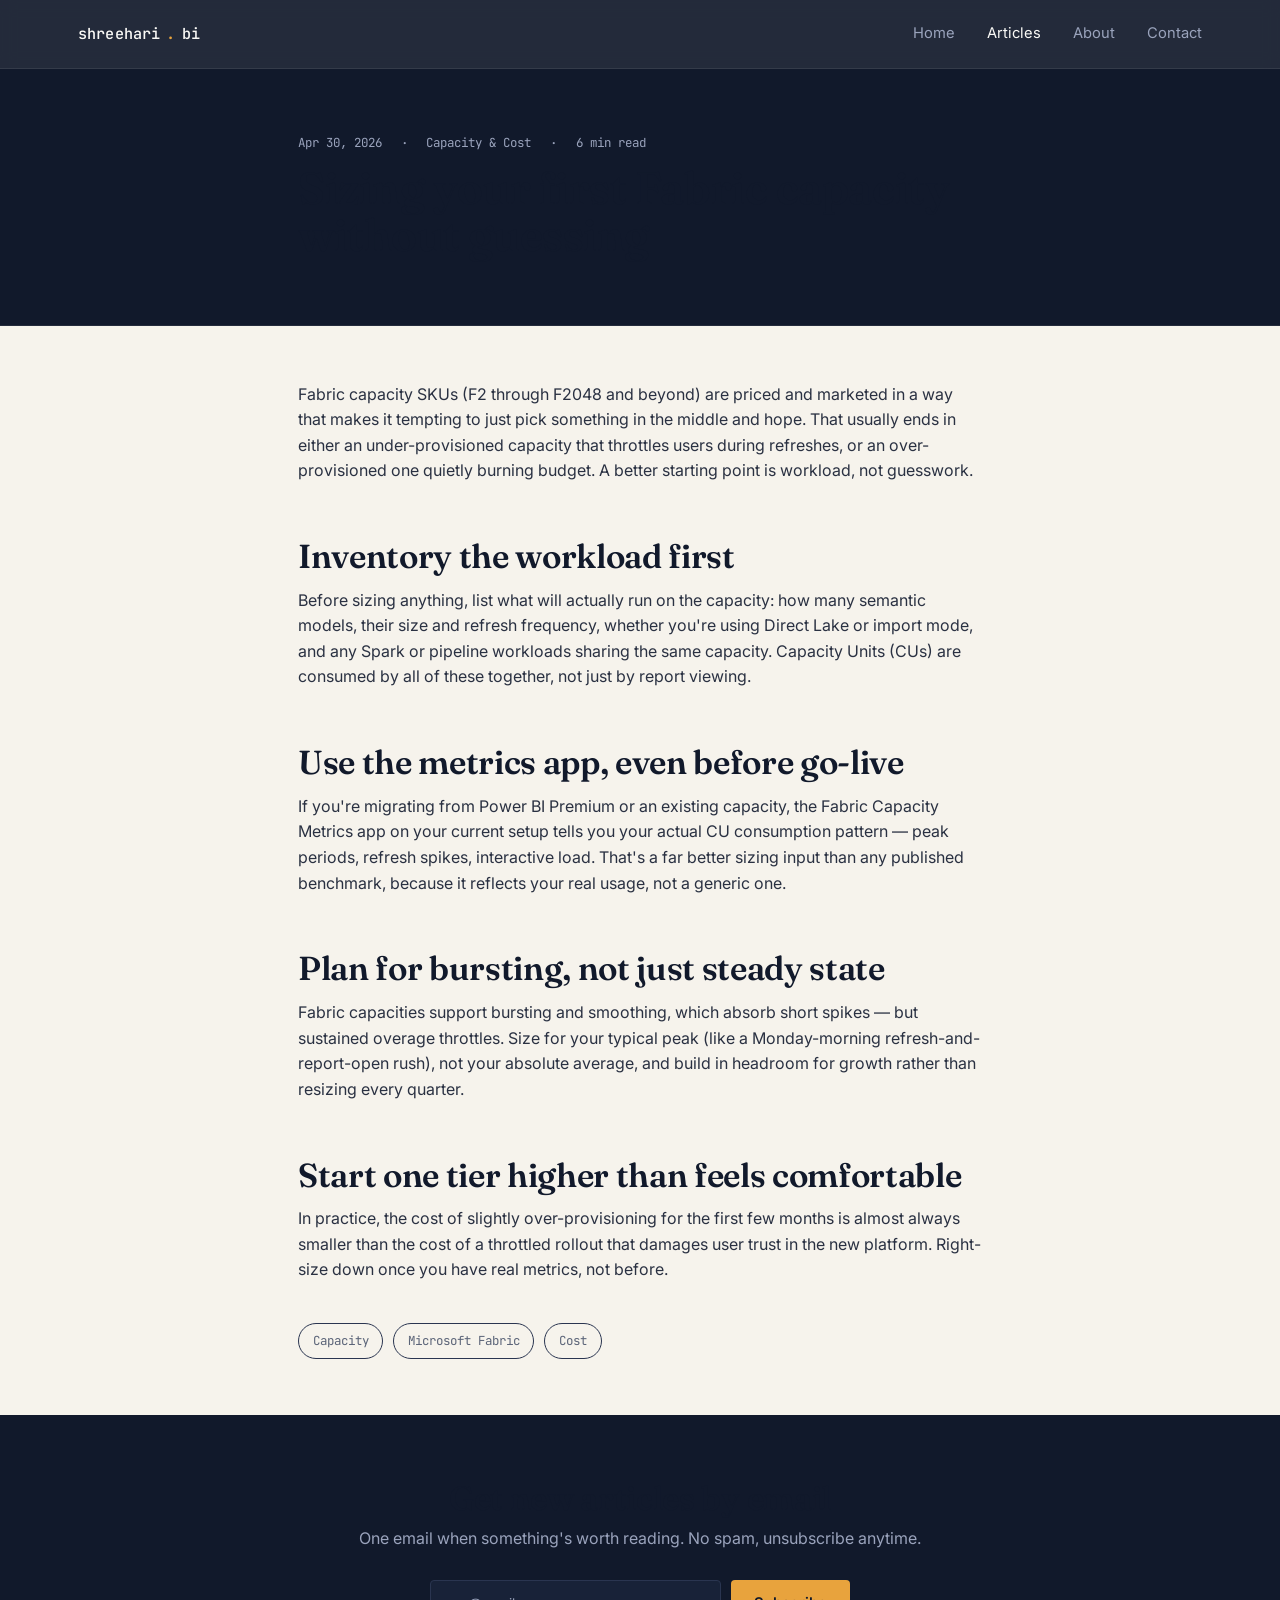
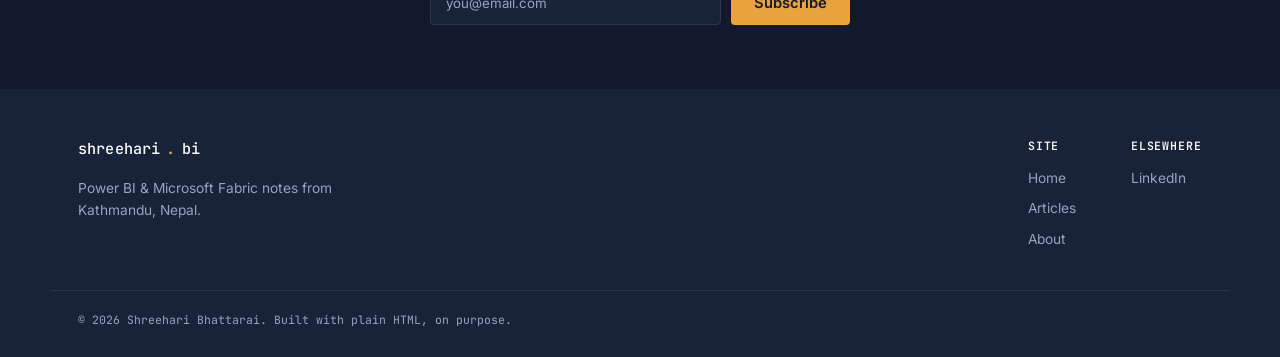
<file: blog/capacity-sizing-fabric.html>
<!DOCTYPE html>
<html lang="en">
<head>
<meta charset="UTF-8">
<meta name="viewport" content="width=device-width, initial-scale=1.0">
<title>Sizing Your First Fabric Capacity Without Guessing | Shreehari Bhattarai</title>
<meta name="description" content="A practical framework for choosing a Microsoft Fabric F-SKU capacity based on workload rather than marketing material.">
<meta name="keywords" content="A practical framework for choosing a Microsoft Fabric F-SKU capacity based on workload rather than marketing material.">
<link rel="canonical" href="https://www.shreeharibhattarai.com.np/blog/capacity-sizing-fabric.html">
<meta property="og:type" content="article">
<meta property="og:title" content="Sizing Your First Fabric Capacity Without Guessing">
<meta property="og:description" content="A practical framework for choosing a Microsoft Fabric F-SKU capacity based on workload rather than marketing material.">
<meta property="og:url" content="https://www.shreeharibhattarai.com.np/blog/capacity-sizing-fabric.html">
<link href="https://fonts.googleapis.com/css2?family=Fraunces:opsz,wght@9..144,500;9..144,600;9..144,700&family=Inter:wght@400;500;600;700&family=JetBrains+Mono:wght@400;500;600&display=swap" rel="stylesheet">
<link rel="stylesheet" href="../css/styles.css">
<script type="application/ld+json">
{
  "@context": "https://schema.org",
  "@type": "BlogPosting",
  "headline": "Sizing your first Fabric capacity without guessing",
  "datePublished": "2026-04-30",
  "author": {"@type": "Person", "name": "Shreehari Bhattarai"},
  "mainEntityOfPage": "https://www.shreeharibhattarai.com.np/blog/capacity-sizing-fabric.html"
}
</script>
</head>
<body>

<header class="site-header">
  <div class="container">
    <a href="../index.html" class="logo">shreehari<span>.</span>bi</a>
    <button class="nav-toggle" aria-label="Toggle menu" aria-expanded="false">&#9776;</button>
    <nav class="nav">
      <a href="../index.html">Home</a>
      <a href="../blog.html" class="active">Articles</a>
      <a href="../about.html">About</a>
      <a href="../about.html#contact">Contact</a>
    </nav>
  </div>
</header>

<header class="post-header">
  <div class="container" style="max-width:74ch;">
    <div class="post-meta"><span>Apr 30, 2026</span><span>·</span><span>Capacity & Cost</span><span>·</span><span>6 min read</span></div>
    <h1 style="font-size:clamp(1.9rem,4vw,2.8rem);">Sizing your first Fabric capacity without guessing</h1>
  </div>
</header>

<article class="post-body">
  <p>Fabric capacity SKUs (F2 through F2048 and beyond) are priced and marketed in a way that makes it tempting to just pick something in the middle and hope. That usually ends in either an under-provisioned capacity that throttles users during refreshes, or an over-provisioned one quietly burning budget. A better starting point is workload, not guesswork.</p>
  <h2>Inventory the workload first</h2>
  <p>Before sizing anything, list what will actually run on the capacity: how many semantic models, their size and refresh frequency, whether you're using Direct Lake or import mode, and any Spark or pipeline workloads sharing the same capacity. Capacity Units (CUs) are consumed by all of these together, not just by report viewing.</p>
  <h2>Use the metrics app, even before go-live</h2>
  <p>If you're migrating from Power BI Premium or an existing capacity, the Fabric Capacity Metrics app on your current setup tells you your actual CU consumption pattern — peak periods, refresh spikes, interactive load. That's a far better sizing input than any published benchmark, because it reflects your real usage, not a generic one.</p>
  <h2>Plan for bursting, not just steady state</h2>
  <p>Fabric capacities support bursting and smoothing, which absorb short spikes — but sustained overage throttles. Size for your typical peak (like a Monday-morning refresh-and-report-open rush), not your absolute average, and build in headroom for growth rather than resizing every quarter.</p>
  <h2>Start one tier higher than feels comfortable</h2>
  <p>In practice, the cost of slightly over-provisioning for the first few months is almost always smaller than the cost of a throttled rollout that damages user trust in the new platform. Right-size down once you have real metrics, not before.</p>

  <div class="tag-line">
    <span class="topic-pill">Capacity</span>
    <span class="topic-pill">Microsoft Fabric</span>
    <span class="topic-pill">Cost</span>
  </div>
</article>

<section class="cta-band">
  <div class="container">
    <h2>Get new articles by email</h2>
    <p>One email when something's worth reading. No spam, unsubscribe anytime.</p>
    <form class="subscribe-form">
      <input type="email" required placeholder="you@email.com" aria-label="Email address">
      <button type="submit" class="btn btn-primary">Subscribe</button>
    </form>
  </div>
</section>

<footer>
  <div class="container">
    <div>
      <a href="../index.html" class="logo" style="margin-bottom:1em;display:inline-flex;">shreehari<span>.</span>bi</a>
      <p style="max-width:32ch;">Power BI &amp; Microsoft Fabric notes from Kathmandu, Nepal.</p>
    </div>
    <div class="footer-cols">
      <div class="footer-col">
        <h4>Site</h4>
        <ul>
          <li><a href="../index.html">Home</a></li>
          <li><a href="../blog.html">Articles</a></li>
          <li><a href="../about.html">About</a></li>
        </ul>
      </div>
      <div class="footer-col">
        <h4>Elsewhere</h4>
        <ul>
          <li><a href="https://www.linkedin.com/in/shreehari-bhattarai-55b09698/" rel="noopener" target="_blank">LinkedIn</a></li>
        </ul>
      </div>
    </div>
  </div>
  <div class="container footer-bottom">&copy; 2026 Shreehari Bhattarai. Built with plain HTML, on purpose.</div>
</footer>

<script src="../js/main.js"></script>
</body>
</html>
</file>
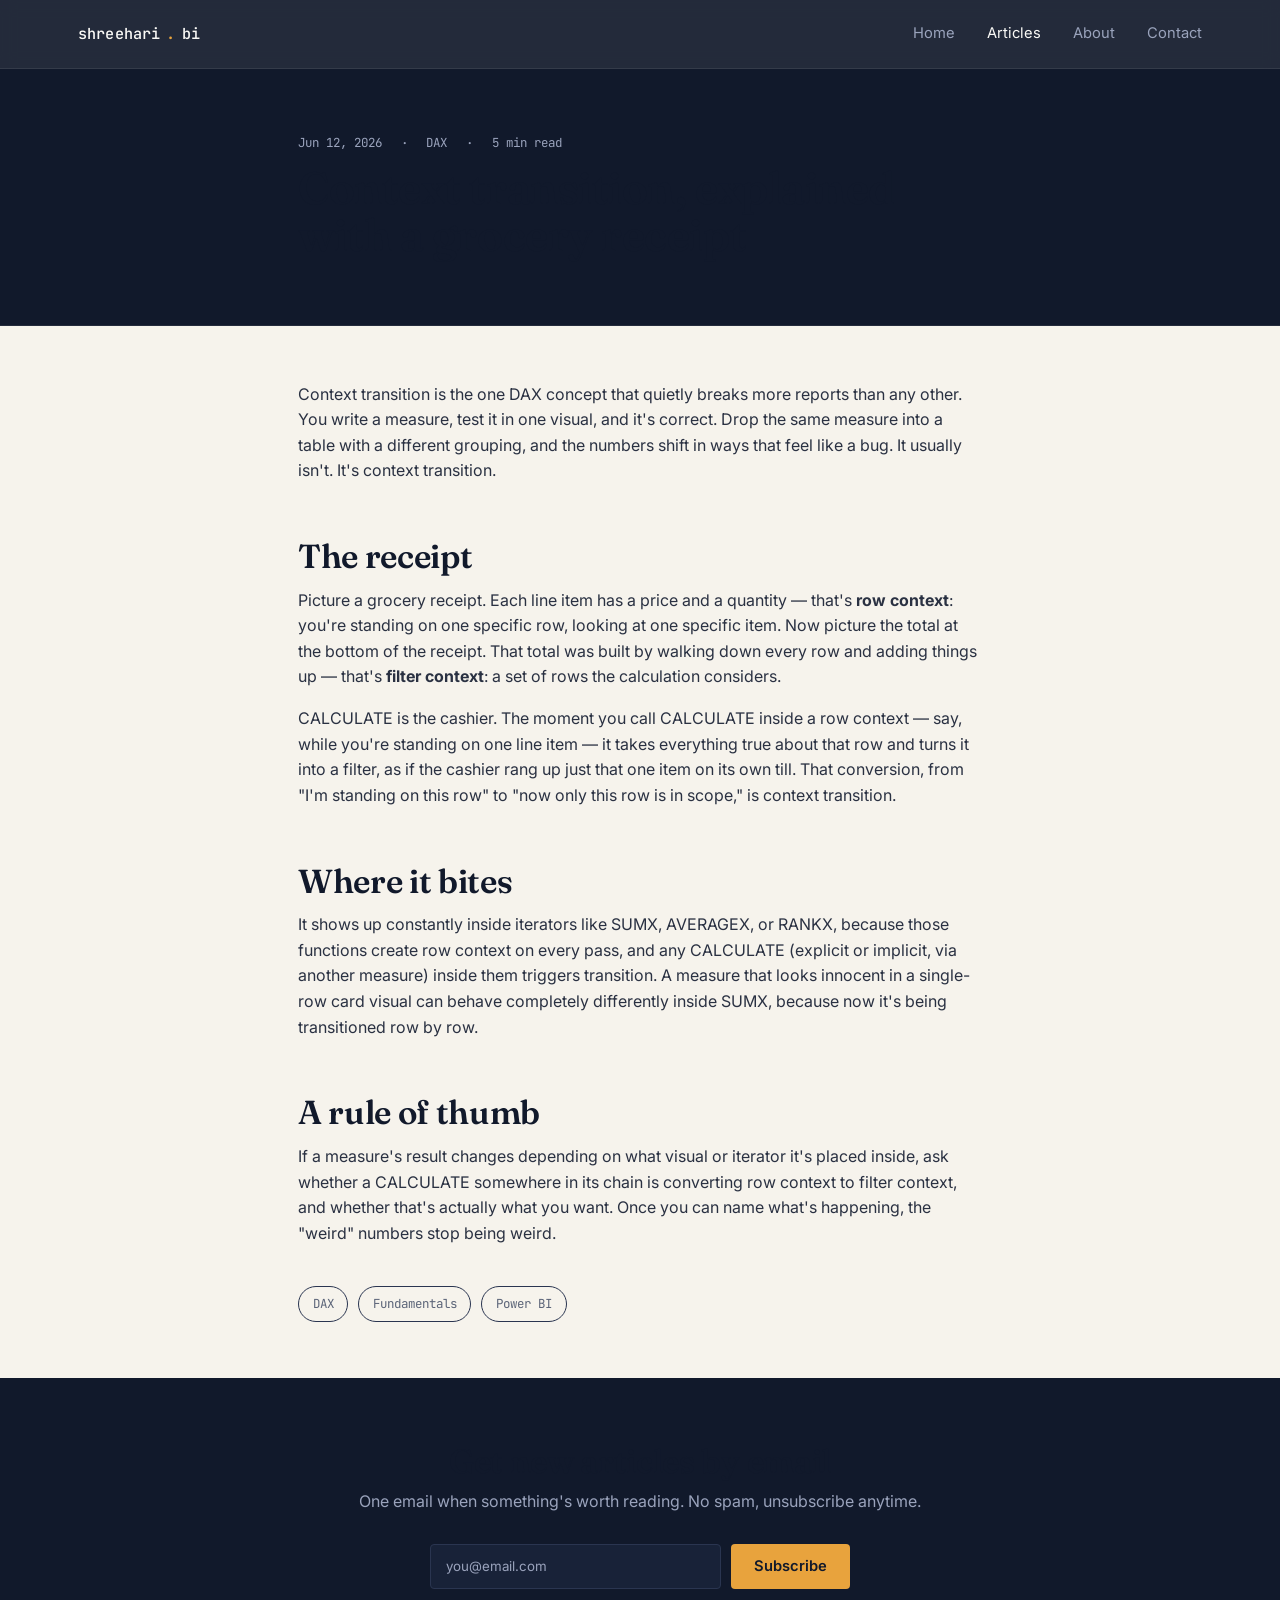
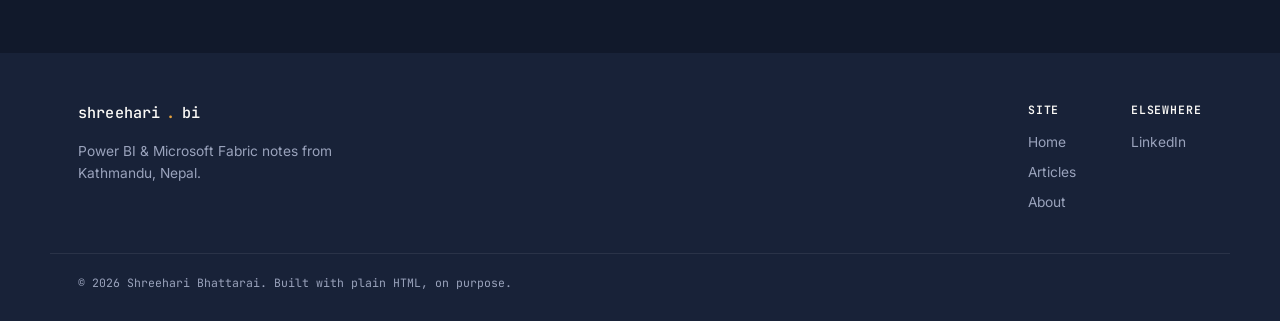
<file: blog/dax-context-transition.html>
<!DOCTYPE html>
<html lang="en">
<head>
<meta charset="UTF-8">
<meta name="viewport" content="width=device-width, initial-scale=1.0">
<title>Context Transition in DAX, Explained With a Grocery Receipt | Shreehari Bhattarai</title>
<meta name="description" content="A plain-language explanation of DAX context transition using a grocery receipt analogy, for analysts moving from Excel to Power BI.">
<meta name="keywords" content="A plain-language explanation of DAX context transition using a grocery receipt analogy, for analysts moving from Excel to Power BI.">
<link rel="canonical" href="https://www.shreeharibhattarai.com.np/blog/dax-context-transition.html">
<meta property="og:type" content="article">
<meta property="og:title" content="Context Transition in DAX, Explained With a Grocery Receipt">
<meta property="og:description" content="A plain-language explanation of DAX context transition using a grocery receipt analogy, for analysts moving from Excel to Power BI.">
<meta property="og:url" content="https://www.shreeharibhattarai.com.np/blog/dax-context-transition.html">
<link href="https://fonts.googleapis.com/css2?family=Fraunces:opsz,wght@9..144,500;9..144,600;9..144,700&family=Inter:wght@400;500;600;700&family=JetBrains+Mono:wght@400;500;600&display=swap" rel="stylesheet">
<link rel="stylesheet" href="../css/styles.css">
<script type="application/ld+json">
{
  "@context": "https://schema.org",
  "@type": "BlogPosting",
  "headline": "Context transition, explained with a grocery receipt",
  "datePublished": "2026-06-12",
  "author": {"@type": "Person", "name": "Shreehari Bhattarai"},
  "mainEntityOfPage": "https://www.shreeharibhattarai.com.np/blog/dax-context-transition.html"
}
</script>
</head>
<body>

<header class="site-header">
  <div class="container">
    <a href="../index.html" class="logo">shreehari<span>.</span>bi</a>
    <button class="nav-toggle" aria-label="Toggle menu" aria-expanded="false">&#9776;</button>
    <nav class="nav">
      <a href="../index.html">Home</a>
      <a href="../blog.html" class="active">Articles</a>
      <a href="../about.html">About</a>
      <a href="../about.html#contact">Contact</a>
    </nav>
  </div>
</header>

<header class="post-header">
  <div class="container" style="max-width:74ch;">
    <div class="post-meta"><span>Jun 12, 2026</span><span>·</span><span>DAX</span><span>·</span><span>5 min read</span></div>
    <h1 style="font-size:clamp(1.9rem,4vw,2.8rem);">Context transition, explained with a grocery receipt</h1>
  </div>
</header>

<article class="post-body">
  <p>Context transition is the one DAX concept that quietly breaks more reports than any other. You write a measure, test it in one visual, and it's correct. Drop the same measure into a table with a different grouping, and the numbers shift in ways that feel like a bug. It usually isn't. It's context transition.</p>
  <h2>The receipt</h2>
  <p>Picture a grocery receipt. Each line item has a price and a quantity — that's <strong>row context</strong>: you're standing on one specific row, looking at one specific item. Now picture the total at the bottom of the receipt. That total was built by walking down every row and adding things up — that's <strong>filter context</strong>: a set of rows the calculation considers.</p>
  <p>CALCULATE is the cashier. The moment you call CALCULATE inside a row context — say, while you're standing on one line item — it takes everything true about that row and turns it into a filter, as if the cashier rang up just that one item on its own till. That conversion, from "I'm standing on this row" to "now only this row is in scope," is context transition.</p>
  <h2>Where it bites</h2>
  <p>It shows up constantly inside iterators like SUMX, AVERAGEX, or RANKX, because those functions create row context on every pass, and any CALCULATE (explicit or implicit, via another measure) inside them triggers transition. A measure that looks innocent in a single-row card visual can behave completely differently inside SUMX, because now it's being transitioned row by row.</p>
  <h2>A rule of thumb</h2>
  <p>If a measure's result changes depending on what visual or iterator it's placed inside, ask whether a CALCULATE somewhere in its chain is converting row context to filter context, and whether that's actually what you want. Once you can name what's happening, the "weird" numbers stop being weird.</p>

  <div class="tag-line">
    <span class="topic-pill">DAX</span>
    <span class="topic-pill">Fundamentals</span>
    <span class="topic-pill">Power BI</span>
  </div>
</article>

<section class="cta-band">
  <div class="container">
    <h2>Get new articles by email</h2>
    <p>One email when something's worth reading. No spam, unsubscribe anytime.</p>
    <form class="subscribe-form">
      <input type="email" required placeholder="you@email.com" aria-label="Email address">
      <button type="submit" class="btn btn-primary">Subscribe</button>
    </form>
  </div>
</section>

<footer>
  <div class="container">
    <div>
      <a href="../index.html" class="logo" style="margin-bottom:1em;display:inline-flex;">shreehari<span>.</span>bi</a>
      <p style="max-width:32ch;">Power BI &amp; Microsoft Fabric notes from Kathmandu, Nepal.</p>
    </div>
    <div class="footer-cols">
      <div class="footer-col">
        <h4>Site</h4>
        <ul>
          <li><a href="../index.html">Home</a></li>
          <li><a href="../blog.html">Articles</a></li>
          <li><a href="../about.html">About</a></li>
        </ul>
      </div>
      <div class="footer-col">
        <h4>Elsewhere</h4>
        <ul>
          <li><a href="https://www.linkedin.com/in/shreehari-bhattarai-55b09698/" rel="noopener" target="_blank">LinkedIn</a></li>
        </ul>
      </div>
    </div>
  </div>
  <div class="container footer-bottom">&copy; 2026 Shreehari Bhattarai. Built with plain HTML, on purpose.</div>
</footer>

<script src="../js/main.js"></script>
</body>
</html>
</file>
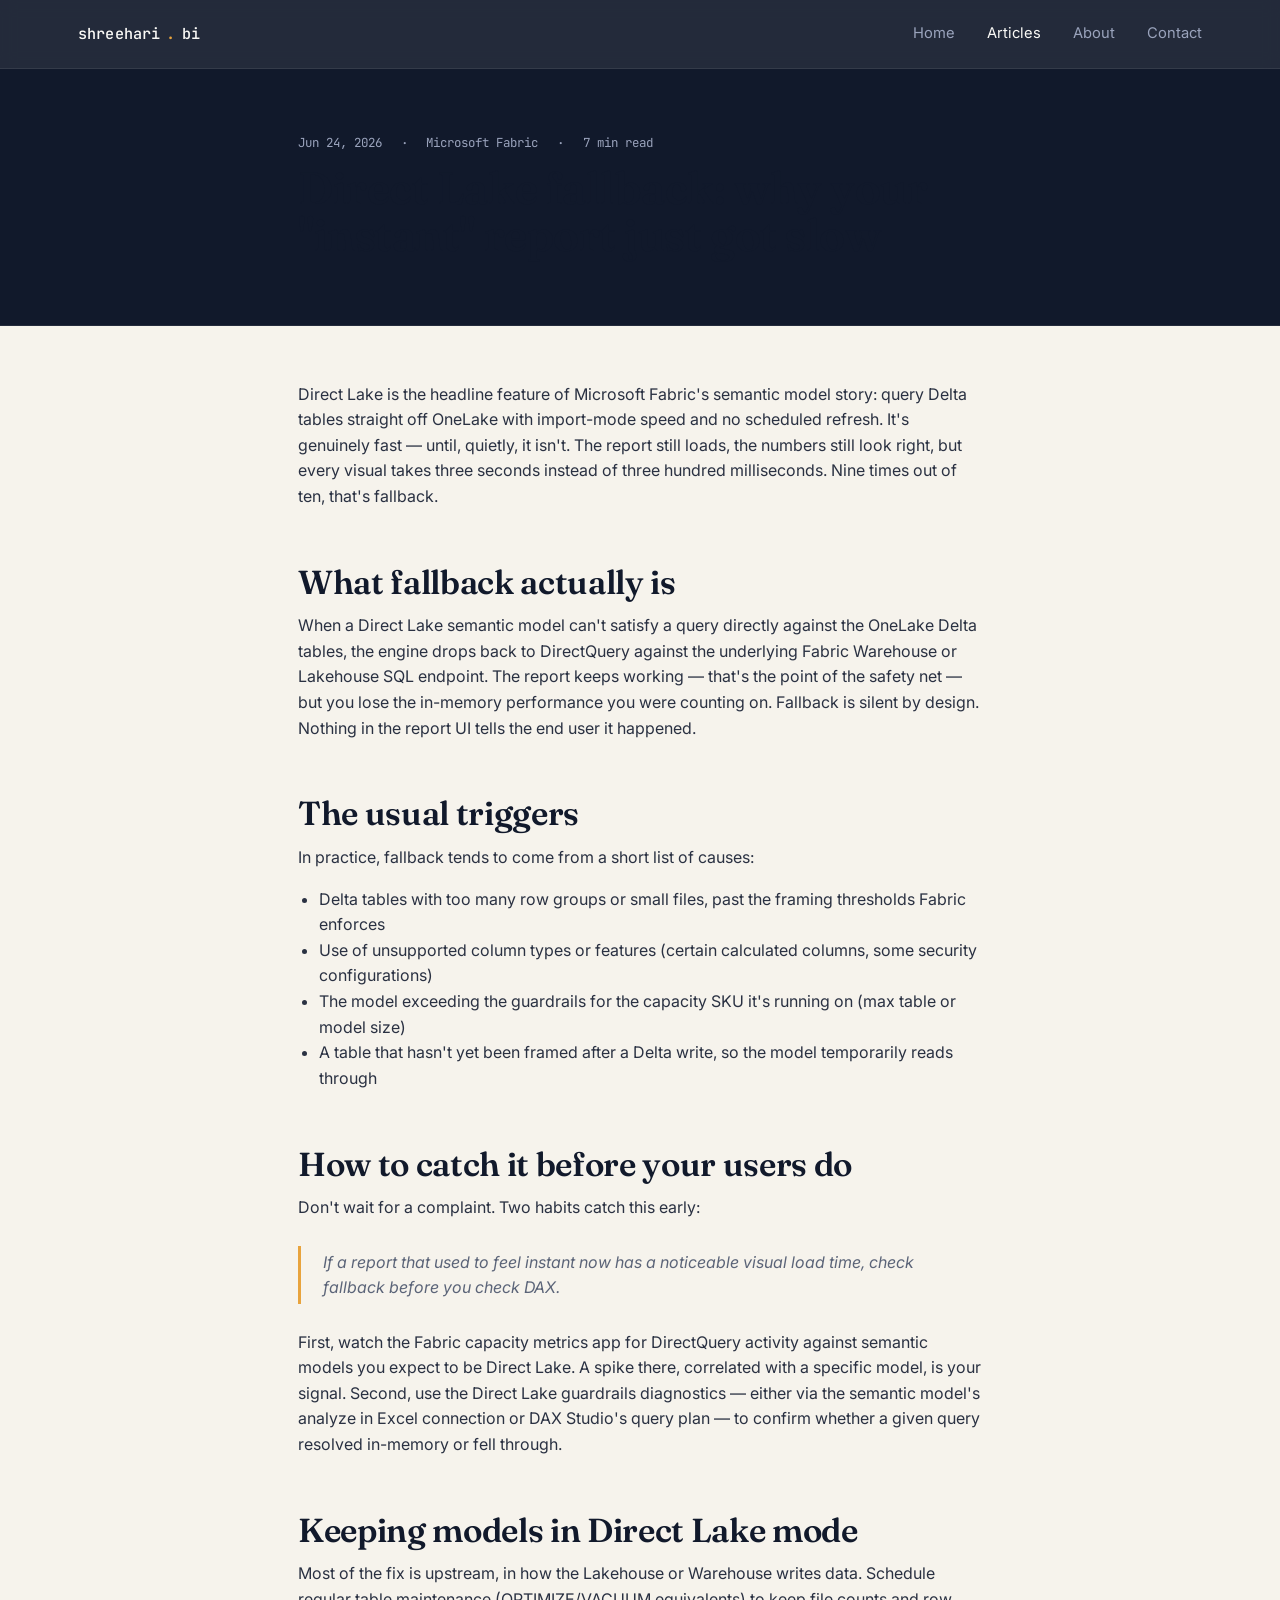
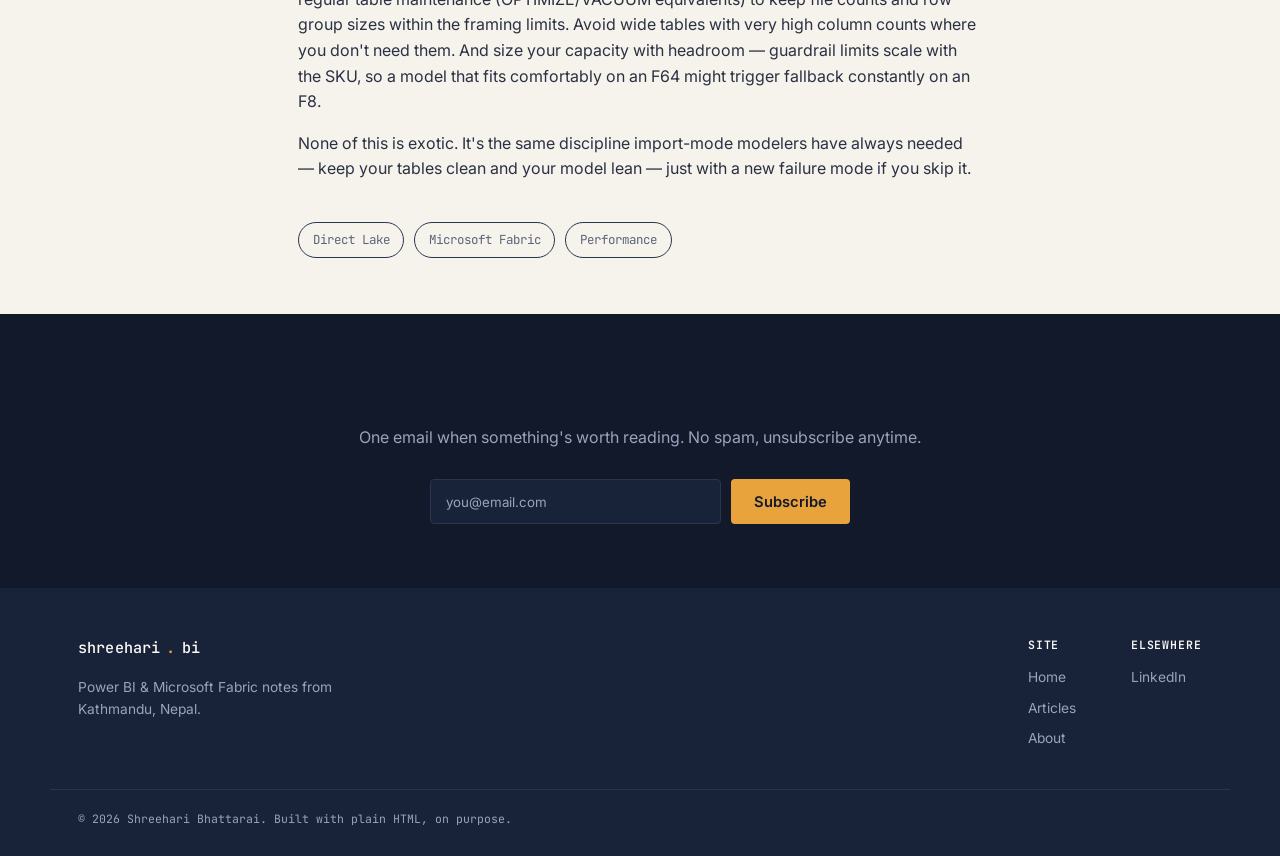
<file: blog/direct-lake-fallback-guide.html>
<!DOCTYPE html>
<html lang="en">
<head>
<meta charset="UTF-8">
<meta name="viewport" content="width=device-width, initial-scale=1.0">
<title>Direct Lake Fallback Explained: Why Your "Instant" Report Slowed Down | Shreehari Bhattarai</title>
<meta name="description" content="A practical guide to Direct Lake fallback to DirectQuery in Microsoft Fabric: what triggers it, how to detect it, and how to keep your semantic models in Direct Lake mode.">
<meta name="keywords" content="Direct Lake fallback, Microsoft Fabric, DirectQuery, semantic model, Power BI performance">
<link rel="canonical" href="https://www.shreeharibhattarai.com.np/blog/direct-lake-fallback-guide.html">
<meta property="og:type" content="article">
<meta property="og:title" content="Direct Lake Fallback: Why Your 'Instant' Report Just Got Slow">
<meta property="og:description" content="What triggers Direct Lake fallback to DirectQuery in Microsoft Fabric, and how to catch it before your users do.">
<meta property="og:url" content="https://www.shreeharibhattarai.com.np/blog/direct-lake-fallback-guide.html">
<link href="https://fonts.googleapis.com/css2?family=Fraunces:opsz,wght@9..144,500;9..144,600;9..144,700&family=Inter:wght@400;500;600;700&family=JetBrains+Mono:wght@400;500;600&display=swap" rel="stylesheet">
<link rel="stylesheet" href="../css/styles.css">
<script type="application/ld+json">
{
  "@context": "https://schema.org",
  "@type": "BlogPosting",
  "headline": "Direct Lake fallback: why your \"instant\" report just got slow",
  "datePublished": "2026-06-24",
  "author": {"@type": "Person", "name": "Shreehari Bhattarai"},
  "mainEntityOfPage": "https://www.shreeharibhattarai.com.np/blog/direct-lake-fallback-guide.html"
}
</script>
</head>
<body>

<header class="site-header">
  <div class="container">
    <a href="../index.html" class="logo">shreehari<span>.</span>bi</a>
    <button class="nav-toggle" aria-label="Toggle menu" aria-expanded="false">&#9776;</button>
    <nav class="nav">
      <a href="../index.html">Home</a>
      <a href="../blog.html" class="active">Articles</a>
      <a href="../about.html">About</a>
      <a href="../about.html#contact">Contact</a>
    </nav>
  </div>
</header>

<header class="post-header">
  <div class="container" style="max-width:74ch;">
    <div class="post-meta"><span>Jun 24, 2026</span><span>·</span><span>Microsoft Fabric</span><span>·</span><span>7 min read</span></div>
    <h1 style="font-size:clamp(1.9rem,4vw,2.8rem);">Direct Lake fallback: why your "instant" report just got slow</h1>
  </div>
</header>

<article class="post-body">
  <p>Direct Lake is the headline feature of Microsoft Fabric's semantic model story: query Delta tables straight off OneLake with import-mode speed and no scheduled refresh. It's genuinely fast — until, quietly, it isn't. The report still loads, the numbers still look right, but every visual takes three seconds instead of three hundred milliseconds. Nine times out of ten, that's fallback.</p>

  <h2>What fallback actually is</h2>
  <p>When a Direct Lake semantic model can't satisfy a query directly against the OneLake Delta tables, the engine drops back to DirectQuery against the underlying Fabric Warehouse or Lakehouse SQL endpoint. The report keeps working — that's the point of the safety net — but you lose the in-memory performance you were counting on. Fallback is silent by design. Nothing in the report UI tells the end user it happened.</p>

  <h2>The usual triggers</h2>
  <p>In practice, fallback tends to come from a short list of causes:</p>
  <ul>
    <li>Delta tables with too many row groups or small files, past the framing thresholds Fabric enforces</li>
    <li>Use of unsupported column types or features (certain calculated columns, some security configurations)</li>
    <li>The model exceeding the guardrails for the capacity SKU it's running on (max table or model size)</li>
    <li>A table that hasn't yet been framed after a Delta write, so the model temporarily reads through</li>
  </ul>

  <h2>How to catch it before your users do</h2>
  <p>Don't wait for a complaint. Two habits catch this early:</p>
  <blockquote>If a report that used to feel instant now has a noticeable visual load time, check fallback before you check DAX.</blockquote>
  <p>First, watch the Fabric capacity metrics app for DirectQuery activity against semantic models you expect to be Direct Lake. A spike there, correlated with a specific model, is your signal. Second, use the Direct Lake guardrails diagnostics — either via the semantic model's analyze in Excel connection or DAX Studio's query plan — to confirm whether a given query resolved in-memory or fell through.</p>

  <h2>Keeping models in Direct Lake mode</h2>
  <p>Most of the fix is upstream, in how the Lakehouse or Warehouse writes data. Schedule regular table maintenance (OPTIMIZE/VACUUM equivalents) to keep file counts and row group sizes within the framing limits. Avoid wide tables with very high column counts where you don't need them. And size your capacity with headroom — guardrail limits scale with the SKU, so a model that fits comfortably on an F64 might trigger fallback constantly on an F8.</p>

  <p>None of this is exotic. It's the same discipline import-mode modelers have always needed — keep your tables clean and your model lean — just with a new failure mode if you skip it.</p>

  <div class="tag-line">
    <span class="topic-pill">Direct Lake</span>
    <span class="topic-pill">Microsoft Fabric</span>
    <span class="topic-pill">Performance</span>
  </div>
</article>

<section class="cta-band">
  <div class="container">
    <h2>Get new articles by email</h2>
    <p>One email when something's worth reading. No spam, unsubscribe anytime.</p>
    <form class="subscribe-form">
      <input type="email" required placeholder="you@email.com" aria-label="Email address">
      <button type="submit" class="btn btn-primary">Subscribe</button>
    </form>
  </div>
</section>

<footer>
  <div class="container">
    <div>
      <a href="../index.html" class="logo" style="margin-bottom:1em;display:inline-flex;">shreehari<span>.</span>bi</a>
      <p style="max-width:32ch;">Power BI &amp; Microsoft Fabric notes from Kathmandu, Nepal.</p>
    </div>
    <div class="footer-cols">
      <div class="footer-col">
        <h4>Site</h4>
        <ul>
          <li><a href="../index.html">Home</a></li>
          <li><a href="../blog.html">Articles</a></li>
          <li><a href="../about.html">About</a></li>
        </ul>
      </div>
      <div class="footer-col">
        <h4>Elsewhere</h4>
        <ul>
          <li><a href="https://www.linkedin.com/in/shreehari-bhattarai-55b09698/" rel="noopener" target="_blank">LinkedIn</a></li>
        </ul>
      </div>
    </div>
  </div>
  <div class="container footer-bottom">&copy; 2026 Shreehari Bhattarai. Built with plain HTML, on purpose.</div>
</footer>

<script src="../js/main.js"></script>
</body>
</html>
</file>
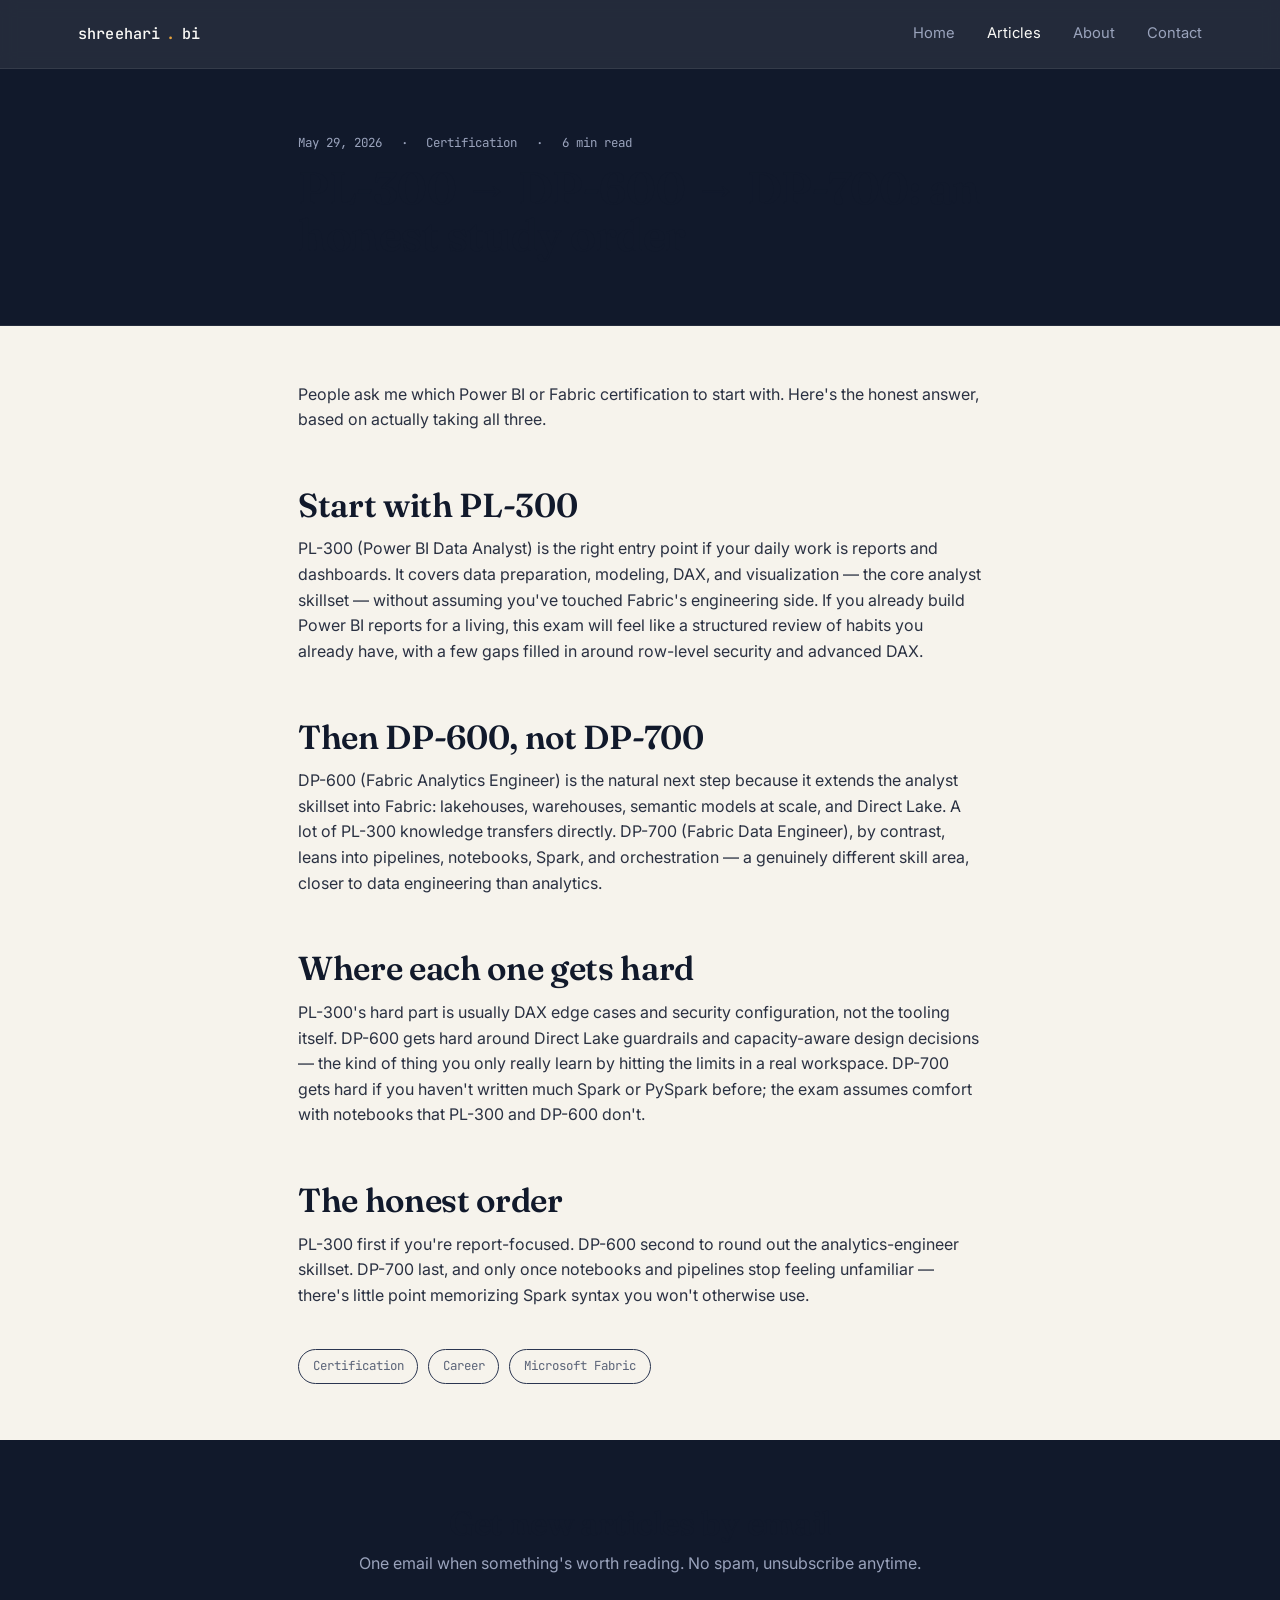
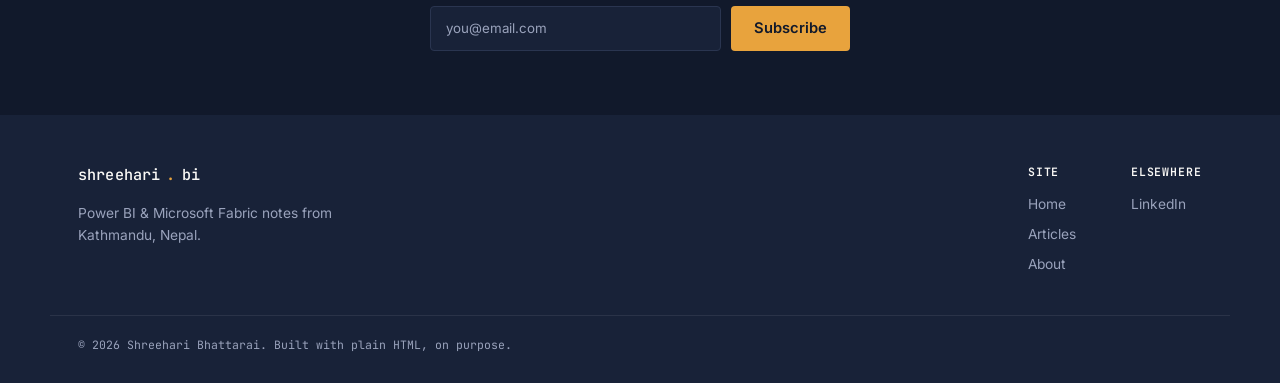
<file: blog/pl300-dp600-study-path.html>
<!DOCTYPE html>
<html lang="en">
<head>
<meta charset="UTF-8">
<meta name="viewport" content="width=device-width, initial-scale=1.0">
<title>PL-300, DP-600, DP-700: An Honest Study Order | Shreehari Bhattarai</title>
<meta name="description" content="Which Microsoft Power BI and Fabric certification to study first, how the exams overlap, and where each one actually gets hard.">
<meta name="keywords" content="Which Microsoft Power BI and Fabric certification to study first, how the exams overlap, and where each one actually gets hard.">
<link rel="canonical" href="https://www.shreeharibhattarai.com.np/blog/pl300-dp600-study-path.html">
<meta property="og:type" content="article">
<meta property="og:title" content="PL-300, DP-600, DP-700: An Honest Study Order">
<meta property="og:description" content="Which Microsoft Power BI and Fabric certification to study first, how the exams overlap, and where each one actually gets hard.">
<meta property="og:url" content="https://www.shreeharibhattarai.com.np/blog/pl300-dp600-study-path.html">
<link href="https://fonts.googleapis.com/css2?family=Fraunces:opsz,wght@9..144,500;9..144,600;9..144,700&family=Inter:wght@400;500;600;700&family=JetBrains+Mono:wght@400;500;600&display=swap" rel="stylesheet">
<link rel="stylesheet" href="../css/styles.css">
<script type="application/ld+json">
{
  "@context": "https://schema.org",
  "@type": "BlogPosting",
  "headline": "PL-300 -> DP-600 -> DP-700: an honest study order",
  "datePublished": "2026-05-29",
  "author": {"@type": "Person", "name": "Shreehari Bhattarai"},
  "mainEntityOfPage": "https://www.shreeharibhattarai.com.np/blog/pl300-dp600-study-path.html"
}
</script>
</head>
<body>

<header class="site-header">
  <div class="container">
    <a href="../index.html" class="logo">shreehari<span>.</span>bi</a>
    <button class="nav-toggle" aria-label="Toggle menu" aria-expanded="false">&#9776;</button>
    <nav class="nav">
      <a href="../index.html">Home</a>
      <a href="../blog.html" class="active">Articles</a>
      <a href="../about.html">About</a>
      <a href="../about.html#contact">Contact</a>
    </nav>
  </div>
</header>

<header class="post-header">
  <div class="container" style="max-width:74ch;">
    <div class="post-meta"><span>May 29, 2026</span><span>·</span><span>Certification</span><span>·</span><span>6 min read</span></div>
    <h1 style="font-size:clamp(1.9rem,4vw,2.8rem);">PL-300 &rarr; DP-600 &rarr; DP-700: an honest study order</h1>
  </div>
</header>

<article class="post-body">
  <p>People ask me which Power BI or Fabric certification to start with. Here's the honest answer, based on actually taking all three.</p>
  <h2>Start with PL-300</h2>
  <p>PL-300 (Power BI Data Analyst) is the right entry point if your daily work is reports and dashboards. It covers data preparation, modeling, DAX, and visualization — the core analyst skillset — without assuming you've touched Fabric's engineering side. If you already build Power BI reports for a living, this exam will feel like a structured review of habits you already have, with a few gaps filled in around row-level security and advanced DAX.</p>
  <h2>Then DP-600, not DP-700</h2>
  <p>DP-600 (Fabric Analytics Engineer) is the natural next step because it extends the analyst skillset into Fabric: lakehouses, warehouses, semantic models at scale, and Direct Lake. A lot of PL-300 knowledge transfers directly. DP-700 (Fabric Data Engineer), by contrast, leans into pipelines, notebooks, Spark, and orchestration — a genuinely different skill area, closer to data engineering than analytics.</p>
  <h2>Where each one gets hard</h2>
  <p>PL-300's hard part is usually DAX edge cases and security configuration, not the tooling itself. DP-600 gets hard around Direct Lake guardrails and capacity-aware design decisions — the kind of thing you only really learn by hitting the limits in a real workspace. DP-700 gets hard if you haven't written much Spark or PySpark before; the exam assumes comfort with notebooks that PL-300 and DP-600 don't.</p>
  <h2>The honest order</h2>
  <p>PL-300 first if you're report-focused. DP-600 second to round out the analytics-engineer skillset. DP-700 last, and only once notebooks and pipelines stop feeling unfamiliar — there's little point memorizing Spark syntax you won't otherwise use.</p>

  <div class="tag-line">
    <span class="topic-pill">Certification</span>
    <span class="topic-pill">Career</span>
    <span class="topic-pill">Microsoft Fabric</span>
  </div>
</article>

<section class="cta-band">
  <div class="container">
    <h2>Get new articles by email</h2>
    <p>One email when something's worth reading. No spam, unsubscribe anytime.</p>
    <form class="subscribe-form">
      <input type="email" required placeholder="you@email.com" aria-label="Email address">
      <button type="submit" class="btn btn-primary">Subscribe</button>
    </form>
  </div>
</section>

<footer>
  <div class="container">
    <div>
      <a href="../index.html" class="logo" style="margin-bottom:1em;display:inline-flex;">shreehari<span>.</span>bi</a>
      <p style="max-width:32ch;">Power BI &amp; Microsoft Fabric notes from Kathmandu, Nepal.</p>
    </div>
    <div class="footer-cols">
      <div class="footer-col">
        <h4>Site</h4>
        <ul>
          <li><a href="../index.html">Home</a></li>
          <li><a href="../blog.html">Articles</a></li>
          <li><a href="../about.html">About</a></li>
        </ul>
      </div>
      <div class="footer-col">
        <h4>Elsewhere</h4>
        <ul>
          <li><a href="https://www.linkedin.com/in/shreehari-bhattarai-55b09698/" rel="noopener" target="_blank">LinkedIn</a></li>
        </ul>
      </div>
    </div>
  </div>
  <div class="container footer-bottom">&copy; 2026 Shreehari Bhattarai. Built with plain HTML, on purpose.</div>
</footer>

<script src="../js/main.js"></script>
</body>
</html>
</file>
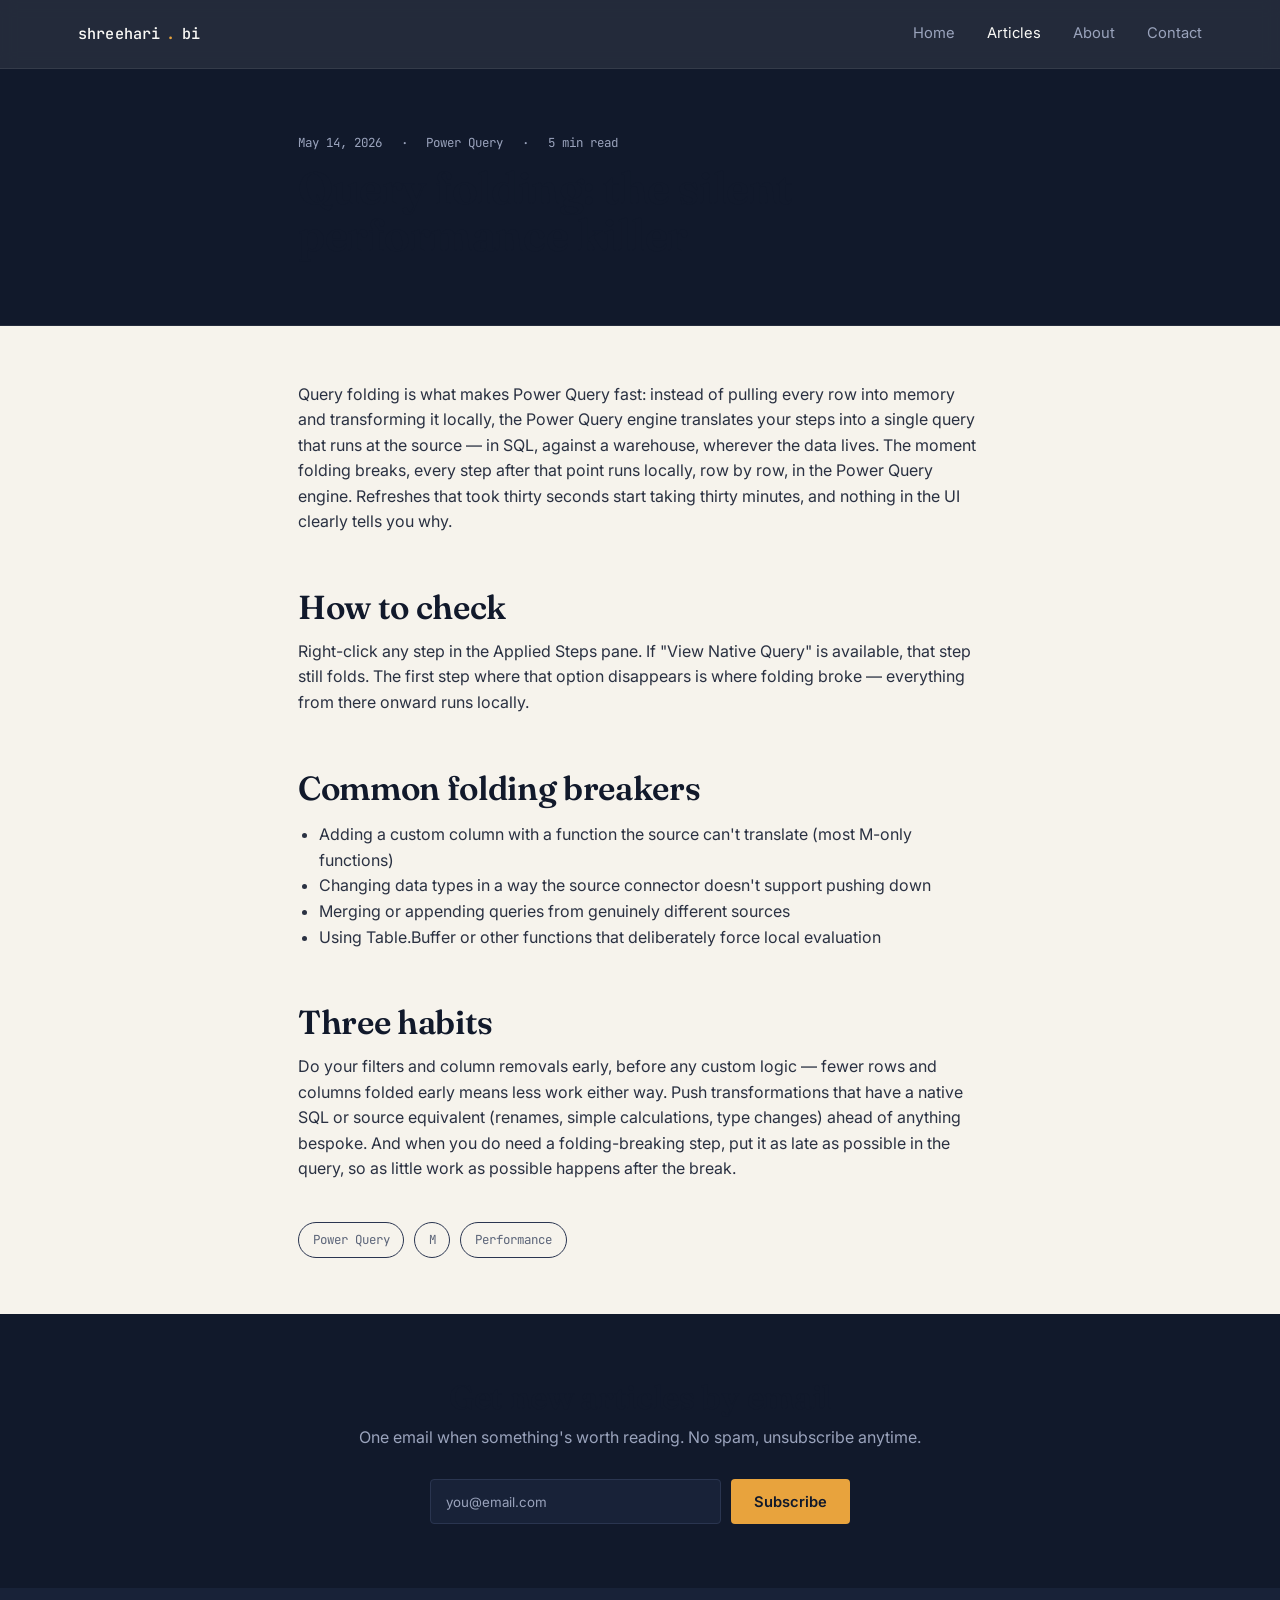
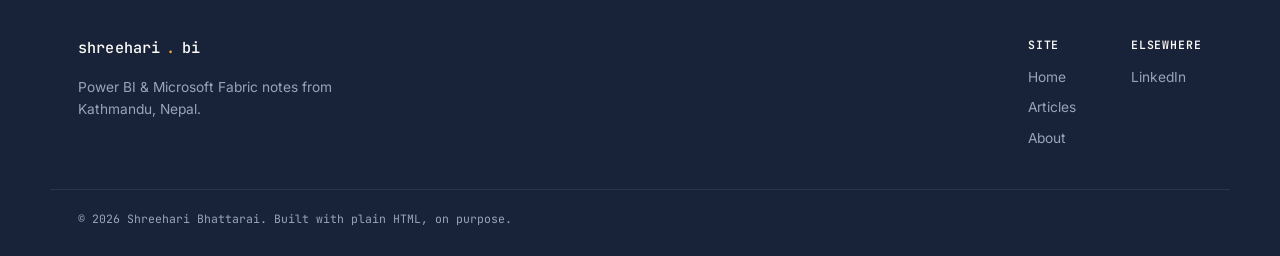
<file: blog/power-query-folding.html>
<!DOCTYPE html>
<html lang="en">
<head>
<meta charset="UTF-8">
<meta name="viewport" content="width=device-width, initial-scale=1.0">
<title>Query Folding in Power Query: The Silent Performance Killer | Shreehari Bhattarai</title>
<meta name="description" content="How to tell when a Power Query step breaks query folding, and three habits that keep your M code pushdown-friendly.">
<meta name="keywords" content="How to tell when a Power Query step breaks query folding, and three habits that keep your M code pushdown-friendly.">
<link rel="canonical" href="https://www.shreeharibhattarai.com.np/blog/power-query-folding.html">
<meta property="og:type" content="article">
<meta property="og:title" content="Query Folding in Power Query: The Silent Performance Killer">
<meta property="og:description" content="How to tell when a Power Query step breaks query folding, and three habits that keep your M code pushdown-friendly.">
<meta property="og:url" content="https://www.shreeharibhattarai.com.np/blog/power-query-folding.html">
<link href="https://fonts.googleapis.com/css2?family=Fraunces:opsz,wght@9..144,500;9..144,600;9..144,700&family=Inter:wght@400;500;600;700&family=JetBrains+Mono:wght@400;500;600&display=swap" rel="stylesheet">
<link rel="stylesheet" href="../css/styles.css">
<script type="application/ld+json">
{
  "@context": "https://schema.org",
  "@type": "BlogPosting",
  "headline": "Query folding: the silent performance killer",
  "datePublished": "2026-05-14",
  "author": {"@type": "Person", "name": "Shreehari Bhattarai"},
  "mainEntityOfPage": "https://www.shreeharibhattarai.com.np/blog/power-query-folding.html"
}
</script>
</head>
<body>

<header class="site-header">
  <div class="container">
    <a href="../index.html" class="logo">shreehari<span>.</span>bi</a>
    <button class="nav-toggle" aria-label="Toggle menu" aria-expanded="false">&#9776;</button>
    <nav class="nav">
      <a href="../index.html">Home</a>
      <a href="../blog.html" class="active">Articles</a>
      <a href="../about.html">About</a>
      <a href="../about.html#contact">Contact</a>
    </nav>
  </div>
</header>

<header class="post-header">
  <div class="container" style="max-width:74ch;">
    <div class="post-meta"><span>May 14, 2026</span><span>·</span><span>Power Query</span><span>·</span><span>5 min read</span></div>
    <h1 style="font-size:clamp(1.9rem,4vw,2.8rem);">Query folding: the silent performance killer</h1>
  </div>
</header>

<article class="post-body">
  <p>Query folding is what makes Power Query fast: instead of pulling every row into memory and transforming it locally, the Power Query engine translates your steps into a single query that runs at the source — in SQL, against a warehouse, wherever the data lives. The moment folding breaks, every step after that point runs locally, row by row, in the Power Query engine. Refreshes that took thirty seconds start taking thirty minutes, and nothing in the UI clearly tells you why.</p>
  <h2>How to check</h2>
  <p>Right-click any step in the Applied Steps pane. If "View Native Query" is available, that step still folds. The first step where that option disappears is where folding broke — everything from there onward runs locally.</p>
  <h2>Common folding breakers</h2>
  <ul>
    <li>Adding a custom column with a function the source can't translate (most M-only functions)</li>
    <li>Changing data types in a way the source connector doesn't support pushing down</li>
    <li>Merging or appending queries from genuinely different sources</li>
    <li>Using Table.Buffer or other functions that deliberately force local evaluation</li>
  </ul>
  <h2>Three habits</h2>
  <p>Do your filters and column removals early, before any custom logic — fewer rows and columns folded early means less work either way. Push transformations that have a native SQL or source equivalent (renames, simple calculations, type changes) ahead of anything bespoke. And when you do need a folding-breaking step, put it as late as possible in the query, so as little work as possible happens after the break.</p>

  <div class="tag-line">
    <span class="topic-pill">Power Query</span>
    <span class="topic-pill">M</span>
    <span class="topic-pill">Performance</span>
  </div>
</article>

<section class="cta-band">
  <div class="container">
    <h2>Get new articles by email</h2>
    <p>One email when something's worth reading. No spam, unsubscribe anytime.</p>
    <form class="subscribe-form">
      <input type="email" required placeholder="you@email.com" aria-label="Email address">
      <button type="submit" class="btn btn-primary">Subscribe</button>
    </form>
  </div>
</section>

<footer>
  <div class="container">
    <div>
      <a href="../index.html" class="logo" style="margin-bottom:1em;display:inline-flex;">shreehari<span>.</span>bi</a>
      <p style="max-width:32ch;">Power BI &amp; Microsoft Fabric notes from Kathmandu, Nepal.</p>
    </div>
    <div class="footer-cols">
      <div class="footer-col">
        <h4>Site</h4>
        <ul>
          <li><a href="../index.html">Home</a></li>
          <li><a href="../blog.html">Articles</a></li>
          <li><a href="../about.html">About</a></li>
        </ul>
      </div>
      <div class="footer-col">
        <h4>Elsewhere</h4>
        <ul>
          <li><a href="https://www.linkedin.com/in/shreehari-bhattarai-55b09698/" rel="noopener" target="_blank">LinkedIn</a></li>
        </ul>
      </div>
    </div>
  </div>
  <div class="container footer-bottom">&copy; 2026 Shreehari Bhattarai. Built with plain HTML, on purpose.</div>
</footer>

<script src="../js/main.js"></script>
</body>
</html>
</file>
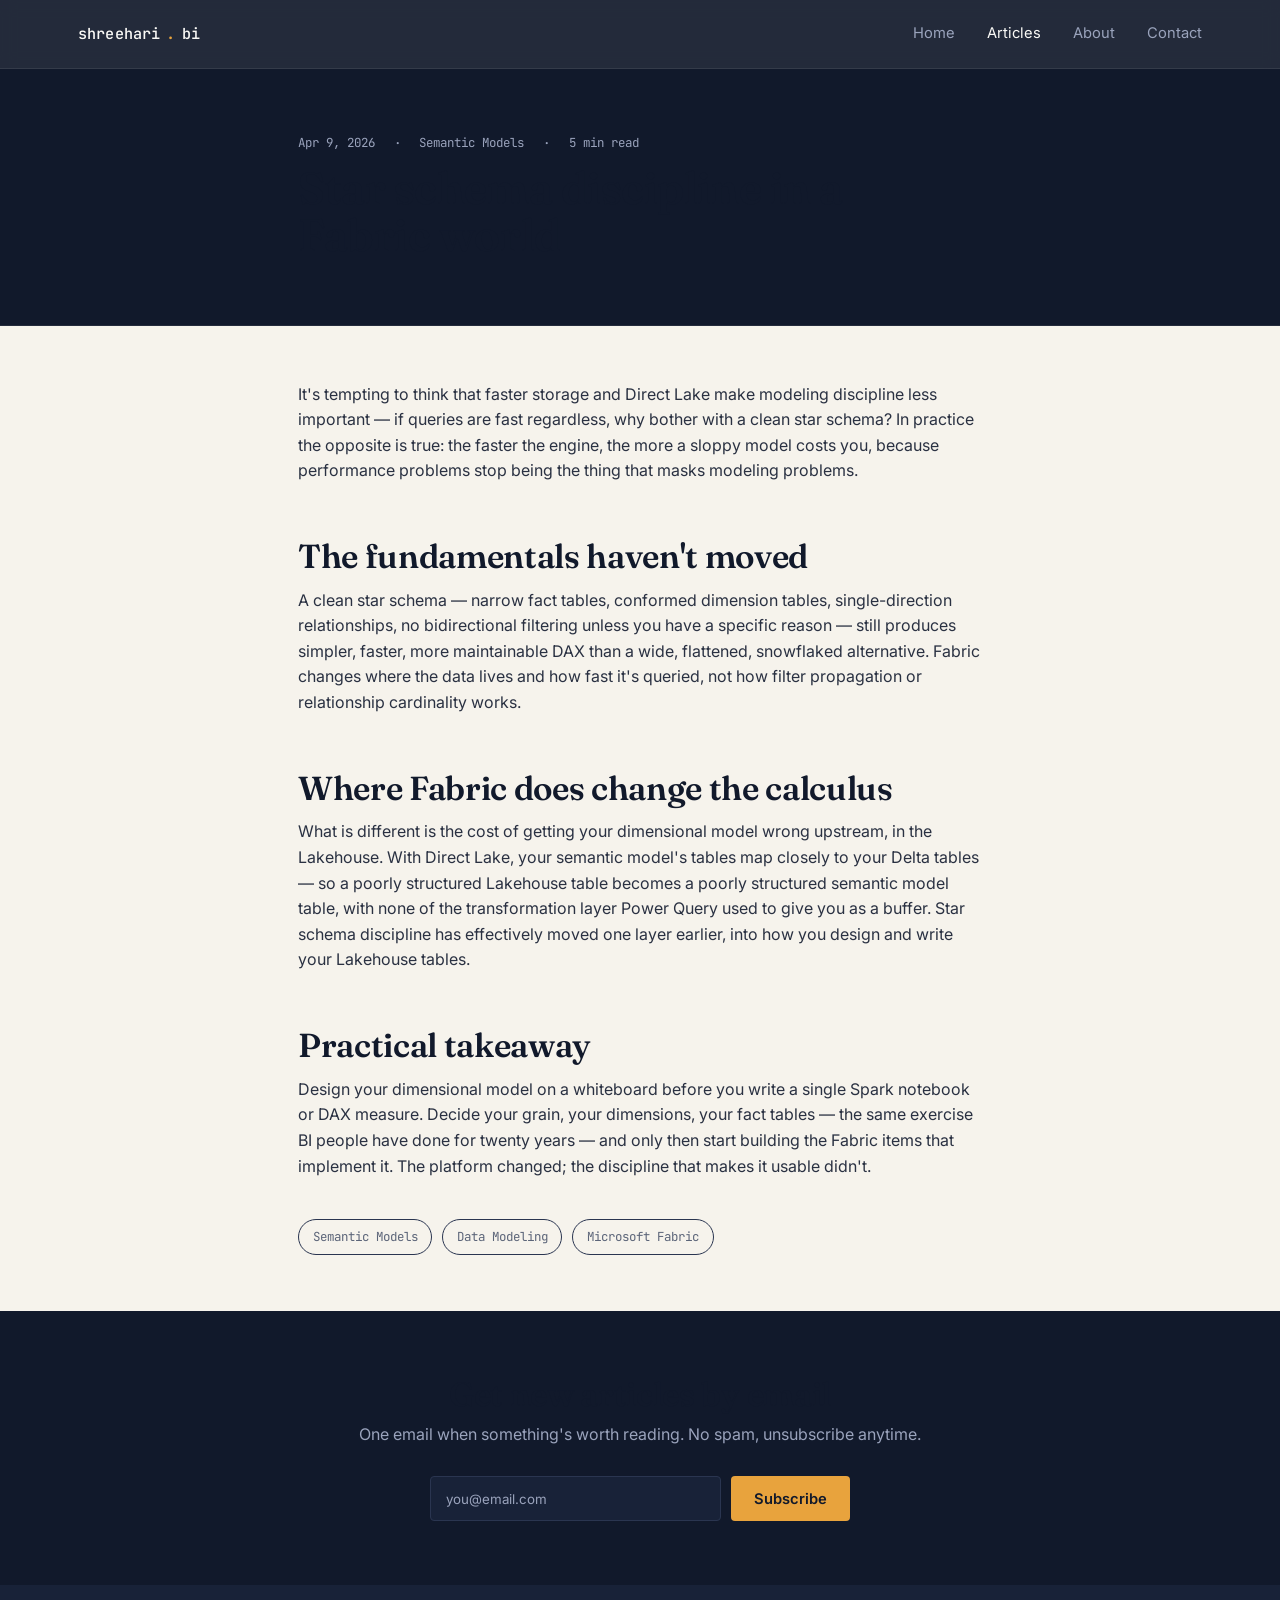
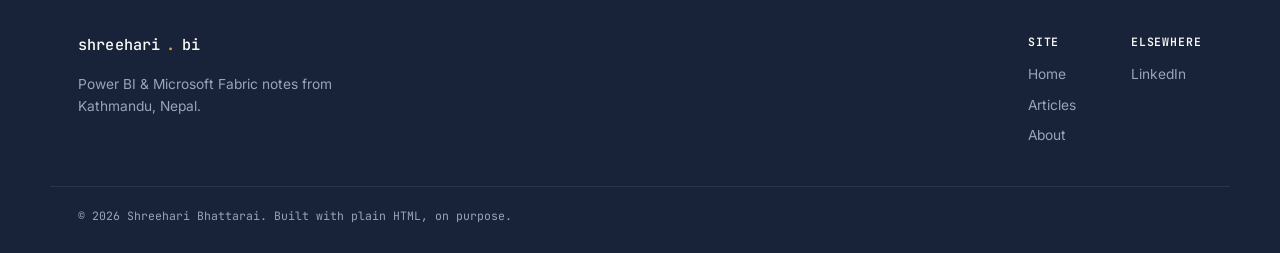
<file: blog/semantic-model-design.html>
<!DOCTYPE html>
<html lang="en">
<head>
<meta charset="UTF-8">
<meta name="viewport" content="width=device-width, initial-scale=1.0">
<title>Star Schema Discipline in a Fabric World | Shreehari Bhattarai</title>
<meta name="description" content="Why star schema modeling fundamentals still matter for Power BI and Microsoft Fabric semantic models, even as storage gets cheaper and faster.">
<meta name="keywords" content="Why star schema modeling fundamentals still matter for Power BI and Microsoft Fabric semantic models, even as storage gets cheaper and faster.">
<link rel="canonical" href="https://www.shreeharibhattarai.com.np/blog/semantic-model-design.html">
<meta property="og:type" content="article">
<meta property="og:title" content="Star Schema Discipline in a Fabric World">
<meta property="og:description" content="Why star schema modeling fundamentals still matter for Power BI and Microsoft Fabric semantic models, even as storage gets cheaper and faster.">
<meta property="og:url" content="https://www.shreeharibhattarai.com.np/blog/semantic-model-design.html">
<link href="https://fonts.googleapis.com/css2?family=Fraunces:opsz,wght@9..144,500;9..144,600;9..144,700&family=Inter:wght@400;500;600;700&family=JetBrains+Mono:wght@400;500;600&display=swap" rel="stylesheet">
<link rel="stylesheet" href="../css/styles.css">
<script type="application/ld+json">
{
  "@context": "https://schema.org",
  "@type": "BlogPosting",
  "headline": "Star schema discipline in a Fabric world",
  "datePublished": "2026-04-09",
  "author": {"@type": "Person", "name": "Shreehari Bhattarai"},
  "mainEntityOfPage": "https://www.shreeharibhattarai.com.np/blog/semantic-model-design.html"
}
</script>
</head>
<body>

<header class="site-header">
  <div class="container">
    <a href="../index.html" class="logo">shreehari<span>.</span>bi</a>
    <button class="nav-toggle" aria-label="Toggle menu" aria-expanded="false">&#9776;</button>
    <nav class="nav">
      <a href="../index.html">Home</a>
      <a href="../blog.html" class="active">Articles</a>
      <a href="../about.html">About</a>
      <a href="../about.html#contact">Contact</a>
    </nav>
  </div>
</header>

<header class="post-header">
  <div class="container" style="max-width:74ch;">
    <div class="post-meta"><span>Apr 9, 2026</span><span>·</span><span>Semantic Models</span><span>·</span><span>5 min read</span></div>
    <h1 style="font-size:clamp(1.9rem,4vw,2.8rem);">Star schema discipline in a Fabric world</h1>
  </div>
</header>

<article class="post-body">
  <p>It's tempting to think that faster storage and Direct Lake make modeling discipline less important — if queries are fast regardless, why bother with a clean star schema? In practice the opposite is true: the faster the engine, the more a sloppy model costs you, because performance problems stop being the thing that masks modeling problems.</p>
  <h2>The fundamentals haven't moved</h2>
  <p>A clean star schema — narrow fact tables, conformed dimension tables, single-direction relationships, no bidirectional filtering unless you have a specific reason — still produces simpler, faster, more maintainable DAX than a wide, flattened, snowflaked alternative. Fabric changes where the data lives and how fast it's queried, not how filter propagation or relationship cardinality works.</p>
  <h2>Where Fabric does change the calculus</h2>
  <p>What is different is the cost of getting your dimensional model wrong upstream, in the Lakehouse. With Direct Lake, your semantic model's tables map closely to your Delta tables — so a poorly structured Lakehouse table becomes a poorly structured semantic model table, with none of the transformation layer Power Query used to give you as a buffer. Star schema discipline has effectively moved one layer earlier, into how you design and write your Lakehouse tables.</p>
  <h2>Practical takeaway</h2>
  <p>Design your dimensional model on a whiteboard before you write a single Spark notebook or DAX measure. Decide your grain, your dimensions, your fact tables — the same exercise BI people have done for twenty years — and only then start building the Fabric items that implement it. The platform changed; the discipline that makes it usable didn't.</p>

  <div class="tag-line">
    <span class="topic-pill">Semantic Models</span>
    <span class="topic-pill">Data Modeling</span>
    <span class="topic-pill">Microsoft Fabric</span>
  </div>
</article>

<section class="cta-band">
  <div class="container">
    <h2>Get new articles by email</h2>
    <p>One email when something's worth reading. No spam, unsubscribe anytime.</p>
    <form class="subscribe-form">
      <input type="email" required placeholder="you@email.com" aria-label="Email address">
      <button type="submit" class="btn btn-primary">Subscribe</button>
    </form>
  </div>
</section>

<footer>
  <div class="container">
    <div>
      <a href="../index.html" class="logo" style="margin-bottom:1em;display:inline-flex;">shreehari<span>.</span>bi</a>
      <p style="max-width:32ch;">Power BI &amp; Microsoft Fabric notes from Kathmandu, Nepal.</p>
    </div>
    <div class="footer-cols">
      <div class="footer-col">
        <h4>Site</h4>
        <ul>
          <li><a href="../index.html">Home</a></li>
          <li><a href="../blog.html">Articles</a></li>
          <li><a href="../about.html">About</a></li>
        </ul>
      </div>
      <div class="footer-col">
        <h4>Elsewhere</h4>
        <ul>
          <li><a href="https://www.linkedin.com/in/shreehari-bhattarai-55b09698/" rel="noopener" target="_blank">LinkedIn</a></li>
        </ul>
      </div>
    </div>
  </div>
  <div class="container footer-bottom">&copy; 2026 Shreehari Bhattarai. Built with plain HTML, on purpose.</div>
</footer>

<script src="../js/main.js"></script>
</body>
</html>
</file>
<file: css/styles.css>
/* ============================================================
   Shreehari Bhattarai — Power BI & Fabric Notes
   Design tokens
   ============================================================ */
:root{
  --ink:#11192B;
  --ink-2:#182238;
  --line:#2A3550;
  --line-soft:rgba(255,255,255,.08);
  --paper:#F6F3EC;
  --paper-2:#EEE9DD;
  --ink-text:#1B2030;
  --muted:#5B6478;
  --muted-on-dark:#9AA3BC;
  --amber:#E8A33D;
  --amber-deep:#C9802A;
  --teal:#2F8F86;
  --teal-bright:#4FB6AC;
  --white:#FBFAF7;

  --display: "Fraunces", "Iowan Old Style", Georgia, serif;
  --body: "Inter", -apple-system, BlinkMacSystemFont, "Segoe UI", sans-serif;
  --mono: "JetBrains Mono", "SFMono-Regular", Consolas, monospace;

  --container: 1180px;
  --radius: 4px;
}

*{box-sizing:border-box;}
html{scroll-behavior:smooth;}
body{
  margin:0;
  background:var(--paper);
  color:var(--ink-text);
  font-family:var(--body);
  line-height:1.6;
  -webkit-font-smoothing:antialiased;
}
img{max-width:100%;display:block;}
a{color:inherit;}
.container{max-width:var(--container);margin:0 auto;padding:0 28px;}

@media (prefers-reduced-motion: reduce){
  *{animation-duration:0.01ms !important;animation-iteration-count:1 !important;transition-duration:0.01ms !important;scroll-behavior:auto !important;}
}

/* ---------- focus ---------- */
a:focus-visible,button:focus-visible,input:focus-visible{
  outline:2px solid var(--amber);
  outline-offset:3px;
}

/* ---------- type scale ---------- */
h1,h2,h3,h4{font-family:var(--display);font-weight:600;color:var(--ink);margin:0 0 .4em;letter-spacing:-0.01em;}
.on-dark h1,.on-dark h2,.on-dark h3,.on-dark h4{color:var(--white);}
h1{font-size:clamp(2.4rem,4.6vw,3.8rem);line-height:1.04;}
h2{font-size:clamp(1.7rem,2.6vw,2.3rem);line-height:1.12;}
h3{font-size:1.3rem;line-height:1.25;}
p{margin:0 0 1em;}
.eyebrow{
  font-family:var(--mono);
  font-size:.72rem;
  letter-spacing:.14em;
  text-transform:uppercase;
  color:var(--amber-deep);
  display:flex;align-items:center;gap:.6em;
  margin-bottom:.9em;
}
.on-dark .eyebrow{color:var(--amber);}
.eyebrow::before{content:"";width:22px;height:1px;background:var(--amber-deep);}
.on-dark .eyebrow::before{background:var(--amber);}

/* ---------- header ---------- */
.site-header{
  position:sticky;top:0;z-index:50;
  background:rgba(17,25,43,.92);
  backdrop-filter:blur(8px);
  border-bottom:1px solid var(--line-soft);
}
.site-header .container{
  display:flex;align-items:center;justify-content:space-between;
  height:68px;
}
.logo{
  font-family:var(--mono);font-size:.95rem;color:var(--white);
  text-decoration:none;font-weight:500;letter-spacing:.01em;
  display:flex;align-items:baseline;gap:.4em;
}
.logo span{color:var(--amber);}
.nav{display:flex;gap:2rem;list-style:none;margin:0;padding:0;}
.nav a{
  color:var(--muted-on-dark);text-decoration:none;font-size:.92rem;
  transition:color .15s;
}
.nav a:hover,.nav a.active{color:var(--white);}
.nav-toggle{display:none;}

/* ---------- buttons ---------- */
.btn{
  display:inline-flex;align-items:center;gap:.5em;
  font-family:var(--body);font-weight:600;font-size:.92rem;
  padding:.85em 1.5em;border-radius:var(--radius);
  text-decoration:none;border:1px solid transparent;
  cursor:pointer;transition:transform .15s, background .15s, border-color .15s;
}
.btn:hover{transform:translateY(-1px);}
.btn-primary{background:var(--amber);color:var(--ink);}
.btn-primary:hover{background:var(--amber-deep);}
.btn-outline{border-color:var(--line-soft);color:var(--white);}
.btn-outline:hover{border-color:var(--amber);}
.btn-outline-light{border-color:var(--line);color:var(--ink);}
.btn-outline-light:hover{border-color:var(--amber-deep);color:var(--amber-deep);}

/* ============================================================
   HERO
   ============================================================ */
.hero{
  background:radial-gradient(120% 100% at 100% 0%, #1A2740 0%, var(--ink) 55%);
  color:var(--white);
  padding:88px 0 64px;
  border-bottom:1px solid var(--line-soft);
}
.hero .container{
  display:grid;grid-template-columns:1.1fr .9fr;gap:56px;align-items:center;
}
.hero h1{margin-bottom:.5em;}
.hero h1 em{font-style:italic;color:var(--amber);}
.hero p.lede{color:var(--muted-on-dark);font-size:1.12rem;max-width:46ch;margin-bottom:1.8em;}
.hero-ctas{display:flex;gap:1em;flex-wrap:wrap;}

/* report-canvas mock */
.report-canvas{
  background:var(--ink-2);
  border:1px solid var(--line);
  border-radius:8px;
  padding:18px;
  box-shadow:0 30px 60px -20px rgba(0,0,0,.5);
}
.report-canvas .rc-titlebar{
  display:flex;align-items:center;justify-content:space-between;
  font-family:var(--mono);font-size:.68rem;color:var(--muted-on-dark);
  margin-bottom:14px;letter-spacing:.06em;
}
.rc-dot{width:7px;height:7px;border-radius:50%;background:var(--teal-bright);display:inline-block;margin-right:6px;
  box-shadow:0 0 0 0 rgba(79,182,172,.6);animation:pulse 2.4s infinite;}
@keyframes pulse{
  0%{box-shadow:0 0 0 0 rgba(79,182,172,.5);}
  70%{box-shadow:0 0 0 8px rgba(79,182,172,0);}
  100%{box-shadow:0 0 0 0 rgba(79,182,172,0);}
}
.rc-grid{display:grid;grid-template-columns:1fr 1fr;gap:10px;}
.rc-card{
  background:var(--ink);border:1px solid var(--line);border-radius:6px;
  padding:12px 14px;
}
.rc-card .rc-label{font-family:var(--mono);font-size:.66rem;color:var(--muted-on-dark);text-transform:uppercase;letter-spacing:.05em;}
.rc-card .rc-value{font-family:var(--display);font-size:1.5rem;color:var(--white);margin-top:4px;}
.rc-card .rc-value.amber{color:var(--amber);}
.rc-card .rc-value.teal{color:var(--teal-bright);}
.rc-bars{display:flex;align-items:flex-end;gap:4px;height:34px;margin-top:8px;}
.rc-bars span{flex:1;background:var(--teal);border-radius:1px;opacity:.85;}
.rc-card.wide{grid-column:1 / -1;}
.rc-line{
  height:46px;margin-top:6px;
  background:linear-gradient(180deg, rgba(232,163,61,.18), transparent);
  position:relative;border-bottom:1px solid var(--line);
}
.rc-line svg{position:absolute;inset:0;}

/* ============================================================
   MEASURE STRIP (signature element)
   ============================================================ */
.measure-strip{
  background:var(--ink-text);
  border-top:1px solid var(--line-soft);
  border-bottom:1px solid var(--line-soft);
  overflow:hidden;
  white-space:nowrap;
}
.measure-track{
  display:inline-flex;gap:48px;padding:14px 0;
  animation:scroll-left 32s linear infinite;
}
.measure-strip:hover .measure-track{animation-play-state:paused;}
@keyframes scroll-left{
  from{transform:translateX(0);}
  to{transform:translateX(-50%);}
}
.measure-item{
  font-family:var(--mono);font-size:.82rem;color:var(--muted-on-dark);
  display:inline-flex;align-items:center;gap:.6em;
}
.measure-item .m-name{color:var(--teal-bright);}
.measure-item .m-result{color:var(--amber);}

/* ============================================================
   SECTIONS
   ============================================================ */
section{padding:80px 0;}
.section-head{
  display:flex;align-items:flex-end;justify-content:space-between;
  margin-bottom:2.6em;gap:2em;flex-wrap:wrap;
}
.section-head p{color:var(--muted);max-width:50ch;margin:0;}

/* topics pills */
.topics{display:flex;flex-wrap:wrap;gap:.7em;}
.topic-pill{
  font-family:var(--mono);font-size:.78rem;
  padding:.55em 1.1em;border:1px solid var(--line);border-radius:999px;
  color:var(--muted);text-decoration:none;transition:all .15s;
}
.topic-pill:hover{border-color:var(--amber-deep);color:var(--amber-deep);}

/* blog grid */
.post-grid{
  display:grid;grid-template-columns:repeat(3,1fr);gap:1px;
  background:var(--line);
  border:1px solid var(--line);
}
.post-card{
  background:var(--paper);padding:1.8em 1.6em;text-decoration:none;color:inherit;
  display:flex;flex-direction:column;min-height:280px;
  transition:background .15s;
}
.post-card:hover{background:var(--paper-2);}
.post-card .p-date{font-family:var(--mono);font-size:.7rem;color:var(--amber-deep);letter-spacing:.06em;text-transform:uppercase;margin-bottom:.9em;}
.post-card h3{margin-bottom:.5em;}
.post-card .p-excerpt{color:var(--muted);font-size:.92rem;flex:1;}
.post-card .p-tag{font-family:var(--mono);font-size:.7rem;color:var(--teal);margin-top:1em;}
.post-card.featured{grid-column:span 2;}
.post-card.featured h3{font-size:1.7rem;}

@media (max-width:920px){
  .post-grid{grid-template-columns:1fr;}
  .post-card.featured{grid-column:span 1;}
}

/* about / certs */
.cert-row{display:flex;gap:1em;flex-wrap:wrap;margin-top:1.6em;}
.cert-chip{
  font-family:var(--mono);font-size:.78rem;
  border:1px solid var(--line);padding:.7em 1.1em;border-radius:var(--radius);
  display:flex;flex-direction:column;gap:.2em;min-width:140px;
}
.cert-chip .c-code{color:var(--ink);font-weight:700;}
.cert-chip .c-name{color:var(--muted);font-size:.72rem;}

.about-grid{display:grid;grid-template-columns:.85fr 1.15fr;gap:56px;align-items:start;}
.about-photo{
  aspect-ratio:4/5;background:var(--ink-2);border-radius:6px;
  display:flex;align-items:center;justify-content:center;
  font-family:var(--mono);color:var(--muted-on-dark);font-size:.8rem;
  border:1px solid var(--line);
}

/* newsletter / footer */
.cta-band{
  background:var(--ink);color:var(--white);
  padding:64px 0;text-align:center;
}
.cta-band h2{margin-bottom:.3em;}
.cta-band p{color:var(--muted-on-dark);margin-bottom:1.8em;}
.subscribe-form{display:flex;gap:.6em;max-width:420px;margin:0 auto;flex-wrap:wrap;justify-content:center;}
.subscribe-form input[type=email]{
  flex:1;min-width:220px;padding:.85em 1.1em;border-radius:var(--radius);
  border:1px solid var(--line);background:var(--ink-2);color:var(--white);font-family:var(--body);
}
.subscribe-form input::placeholder{color:var(--muted-on-dark);}

footer{background:var(--ink-2);color:var(--muted-on-dark);padding:48px 0 28px;font-size:.86rem;}
footer .container{display:flex;justify-content:space-between;flex-wrap:wrap;gap:2em;}
footer a{color:var(--muted-on-dark);text-decoration:none;}
footer a:hover{color:var(--white);}
.footer-cols{display:flex;gap:4em;flex-wrap:wrap;}
.footer-col h4{font-family:var(--mono);font-size:.72rem;text-transform:uppercase;letter-spacing:.08em;color:var(--white);margin-bottom:1em;}
.footer-col ul{list-style:none;margin:0;padding:0;display:flex;flex-direction:column;gap:.6em;}
.footer-bottom{
  border-top:1px solid var(--line-soft);margin-top:40px;padding-top:20px;
  font-family:var(--mono);font-size:.72rem;
}

/* ---------- single post ---------- */
.post-header{background:var(--ink);color:var(--white);padding:64px 0 48px;border-bottom:1px solid var(--line-soft);}
.post-meta{font-family:var(--mono);font-size:.78rem;color:var(--muted-on-dark);display:flex;gap:1.5em;margin-bottom:1em;}
.post-body{max-width:74ch;margin:0 auto;padding:56px 28px;}
.post-body h2{margin-top:1.6em;}
.post-body p{color:#2A3142;}
.post-body pre{
  background:var(--ink);color:#E8EAF2;padding:1.2em 1.4em;border-radius:6px;
  overflow-x:auto;font-family:var(--mono);font-size:.85rem;line-height:1.55;
}
.post-body code{font-family:var(--mono);background:var(--paper-2);padding:.15em .4em;border-radius:3px;font-size:.88em;}
.post-body pre code{background:none;padding:0;}
.post-body blockquote{
  border-left:3px solid var(--amber);margin:1.6em 0;padding:.2em 1.4em;color:var(--muted);font-style:italic;
}
.post-body ul,.post-body ol{color:#2A3142;padding-left:1.3em;}
.tag-line{display:flex;gap:.6em;margin-top:2.5em;flex-wrap:wrap;}

/* mobile nav */
@media (max-width:840px){
  .nav{
    position:fixed;inset:68px 0 0 0;background:var(--ink);
    flex-direction:column;padding:2em;gap:1.4em;
    transform:translateY(-110%);transition:transform .25s ease;
  }
  .nav.open{transform:translateY(0);}
  .nav-toggle{
    display:block;background:none;border:none;color:var(--white);
    font-size:1.6rem;cursor:pointer;
  }
  .hero .container{grid-template-columns:1fr;}
  .about-grid{grid-template-columns:1fr;}
}

/* ============================================================
   ABOUT PAGE EXTENSIONS
   ============================================================ */

/* stats strip */
.stats-row{
  display:grid;grid-template-columns:repeat(4,1fr);gap:1px;
  background:var(--line);border:1px solid var(--line);
  margin:2.6em 0;
}
.stat-box{
  background:var(--paper);padding:2em 1.4em;text-align:center;
}
.stat-box .s-num{
  font-family:var(--display);font-size:2.6rem;font-weight:700;
  color:var(--amber-deep);line-height:1;margin-bottom:.2em;
}
.stat-box .s-label{font-size:.82rem;color:var(--muted);}

/* timeline */
.timeline{display:flex;flex-direction:column;gap:0;}
.tl-item{display:grid;grid-template-columns:160px 1px 1fr;gap:0 28px;padding-bottom:2.4em;}
.tl-item:last-child{padding-bottom:0;}
.tl-date{font-family:var(--mono);font-size:.76rem;color:var(--amber-deep);padding-top:.25em;text-align:right;line-height:1.4;}
.tl-line{display:flex;flex-direction:column;align-items:center;}
.tl-dot{width:10px;height:10px;border-radius:50%;background:var(--amber);flex-shrink:0;margin-top:.3em;}
.tl-rule{flex:1;width:1px;background:var(--line);margin-top:6px;}
.tl-item:last-child .tl-rule{display:none;}
.tl-body{}
.tl-body h3{font-size:1.05rem;margin-bottom:.1em;}
.tl-body .tl-company{font-family:var(--mono);font-size:.76rem;color:var(--teal);margin-bottom:.6em;}
.tl-body ul{color:var(--muted);font-size:.9rem;padding-left:1.2em;margin:0;}
.tl-body ul li{margin-bottom:.3em;}

/* skills grid */
.skills-grid{display:grid;grid-template-columns:repeat(2,1fr);gap:1px;background:var(--line);border:1px solid var(--line);}
.skill-box{background:var(--paper);padding:1.6em;}
.skill-box h3{font-size:1rem;margin-bottom:.8em;color:var(--ink);}
.skill-box ul{list-style:none;margin:0;padding:0;display:flex;flex-direction:column;gap:.4em;}
.skill-box ul li{font-size:.88rem;color:var(--muted);display:flex;align-items:center;gap:.6em;}
.skill-box ul li::before{content:"";width:4px;height:4px;border-radius:50%;background:var(--teal);flex-shrink:0;}

/* industry tags */
.industry-wrap{display:flex;flex-wrap:wrap;gap:.7em;margin-top:1.2em;}
.industry-tag{
  font-family:var(--mono);font-size:.78rem;
  padding:.55em 1.1em;border:1px solid var(--line);border-radius:999px;
  color:var(--muted);
}

/* contact cards */
.contact-grid{display:grid;grid-template-columns:repeat(2,1fr);gap:1px;background:var(--line);border:1px solid var(--line);}
.contact-box{background:var(--paper);padding:1.6em 1.8em;}
.contact-box .c-label{font-family:var(--mono);font-size:.7rem;text-transform:uppercase;letter-spacing:.08em;color:var(--amber-deep);margin-bottom:.4em;}
.contact-box a,.contact-box p{color:var(--ink-text);font-size:.95rem;text-decoration:none;margin:0;}
.contact-box a:hover{color:var(--amber-deep);}

@media(max-width:860px){
  .stats-row{grid-template-columns:repeat(2,1fr);}
  .tl-item{grid-template-columns:1fr;gap:4px;padding-bottom:2em;}
  .tl-date{text-align:left;}
  .tl-line{display:none;}
  .skills-grid{grid-template-columns:1fr;}
  .contact-grid{grid-template-columns:1fr;}
}
</file>
